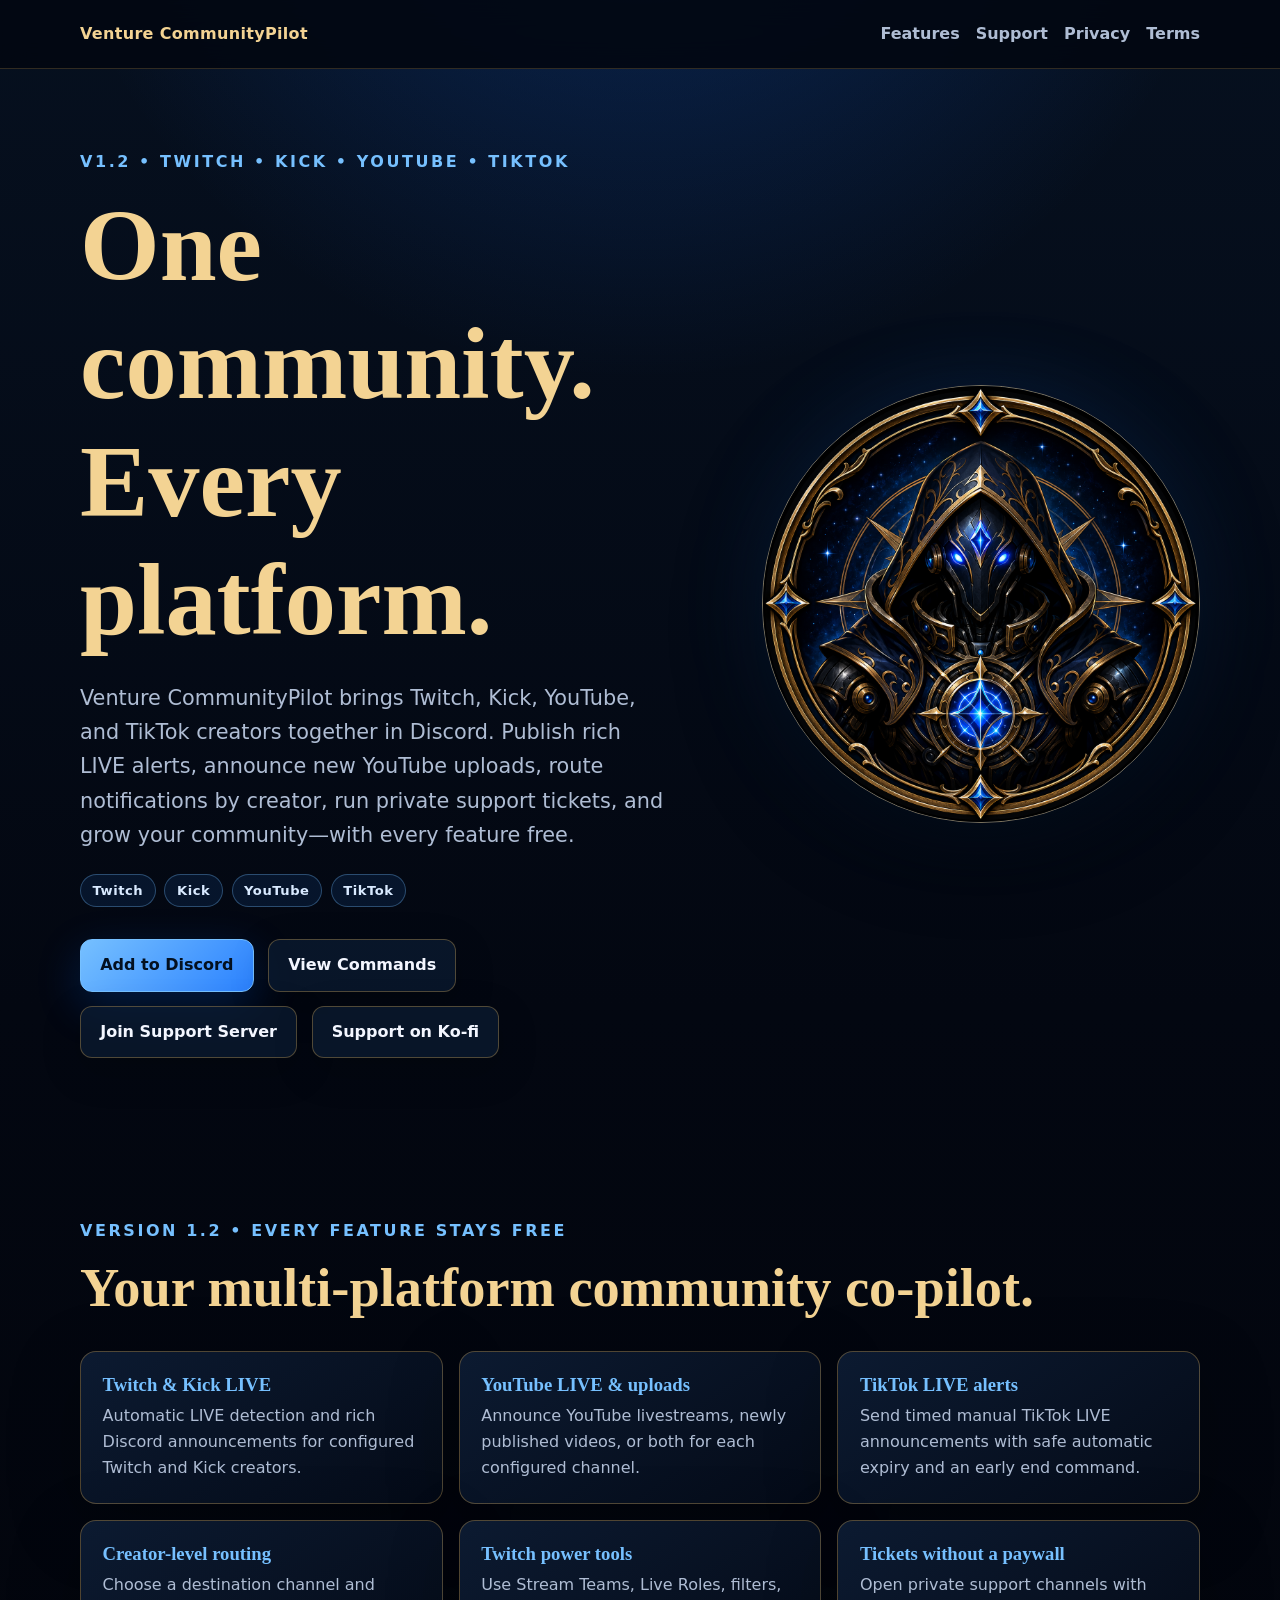
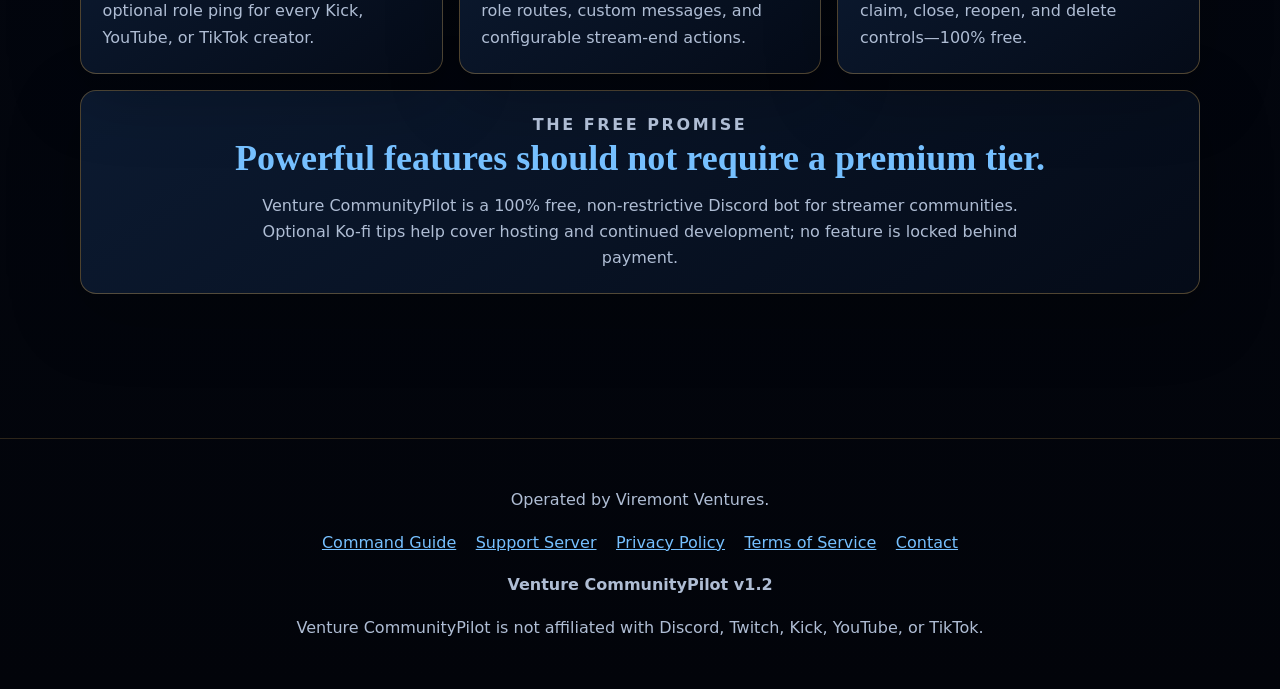
<file: index.html>
<!doctype html>
<html lang="en">
  <head>
    <meta charset="utf-8" />
    <meta name="viewport" content="width=device-width, initial-scale=1" />
    <meta
      name="description"
      content="Venture CommunityPilot v1.2 is a 100% free Discord bot for Twitch, Kick, YouTube, and TikTok creator communities, with live alerts, YouTube upload alerts, tickets, roles, and routing."
    />
    <meta property="og:title" content="Venture CommunityPilot v1.2" />
    <meta
      property="og:description"
      content="Free multi-platform creator alerts and community tools for Twitch, Kick, YouTube, and TikTok."
    />
    <meta property="og:image" content="bot-icon.png" />
    <meta name="theme-color" content="#091426" />
    <title>Venture CommunityPilot v1.2 | Free Multi-Platform Discord Bot</title>
    <link rel="stylesheet" href="styles.css" />
  </head>
  <body>
    <header class="site-header">
      <nav class="nav" aria-label="Main navigation">
        <a class="brand" href="index.html">Venture CommunityPilot</a>
        <div class="nav-links">
          <a href="#features">Features</a>
          <a href="support.html">Support</a>
          <a href="privacy.html">Privacy</a>
          <a href="terms.html">Terms</a>
        </div>
      </nav>
    </header>

    <main>
      <section class="hero">
        <div>
          <p class="eyebrow">V1.2 • Twitch • Kick • YouTube • TikTok</p>
          <h1>One community. Every platform.</h1>
          <p class="hero-copy">
            Venture CommunityPilot brings Twitch, Kick, YouTube, and TikTok
            creators together in Discord. Publish rich LIVE alerts, announce
            new YouTube uploads, route notifications by creator, run private
            support tickets, and grow your community—with every feature free.
          </p>
          <div class="platform-list" aria-label="Supported platforms">
            <span>Twitch</span>
            <span>Kick</span>
            <span>YouTube</span>
            <span>TikTok</span>
          </div>
          <div class="actions">
            <a
              class="button primary"
              href="https://discord.com/oauth2/authorize?client_id=1528395229957460070&amp;permissions=268520448&amp;integration_type=0&amp;scope=bot+applications.commands"
            >Add to Discord</a>
            <a class="button" href="support.html">View Commands</a>
            <a class="button" href="https://discord.gg/AfpDvehFv6">Join Support Server</a>
            <a class="button" href="https://ko-fi.com/venturecp">Support on Ko-fi</a>
          </div>
        </div>

        <div class="icon-wrap">
          <img
            class="bot-icon"
            src="bot-icon.png"
            alt="Venture CommunityPilot hooded automaton emblem"
          />
        </div>
      </section>

      <section class="section" id="features">
        <p class="eyebrow">Version 1.2 • Every feature stays free</p>
        <h2>Your multi-platform community co-pilot.</h2>
        <div class="feature-grid">
          <article class="card">
            <h3>Twitch &amp; Kick LIVE</h3>
            <p>Automatic LIVE detection and rich Discord announcements for configured Twitch and Kick creators.</p>
          </article>
          <article class="card">
            <h3>YouTube LIVE &amp; uploads</h3>
            <p>Announce YouTube livestreams, newly published videos, or both for each configured channel.</p>
          </article>
          <article class="card">
            <h3>TikTok LIVE alerts</h3>
            <p>Send timed manual TikTok LIVE announcements with safe automatic expiry and an early end command.</p>
          </article>
          <article class="card">
            <h3>Creator-level routing</h3>
            <p>Choose a destination channel and optional role ping for every Kick, YouTube, or TikTok creator.</p>
          </article>
          <article class="card">
            <h3>Twitch power tools</h3>
            <p>Use Stream Teams, Live Roles, filters, role routes, custom messages, and configurable stream-end actions.</p>
          </article>
          <article class="card">
            <h3>Tickets without a paywall</h3>
            <p>Open private support channels with claim, close, reopen, and delete controls—100% free.</p>
          </article>
        </div>
        <div class="free-promise card">
          <p class="eyebrow">The free promise</p>
          <h3>Powerful features should not require a premium tier.</h3>
          <p>
            Venture CommunityPilot is a 100% free, non-restrictive Discord bot
            for streamer communities. Optional Ko-fi tips help cover hosting
            and continued development; no feature is locked behind payment.
          </p>
        </div>
      </section>
    </main>

    <footer>
      <p>Operated by Viremont Ventures.</p>
      <p>
        <a href="support.html">Command Guide</a>
        <a href="https://discord.gg/AfpDvehFv6">Support Server</a>
        <a href="privacy.html">Privacy Policy</a>
        <a href="terms.html">Terms of Service</a>
        <a href="mailto:viremontmoogle@gmail.com">Contact</a>
      </p>
      <p><strong>Venture CommunityPilot v1.2</strong></p>
      <p>Venture CommunityPilot is not affiliated with Discord, Twitch, Kick, YouTube, or TikTok.</p>
    </footer>
  </body>
</html>
</file>
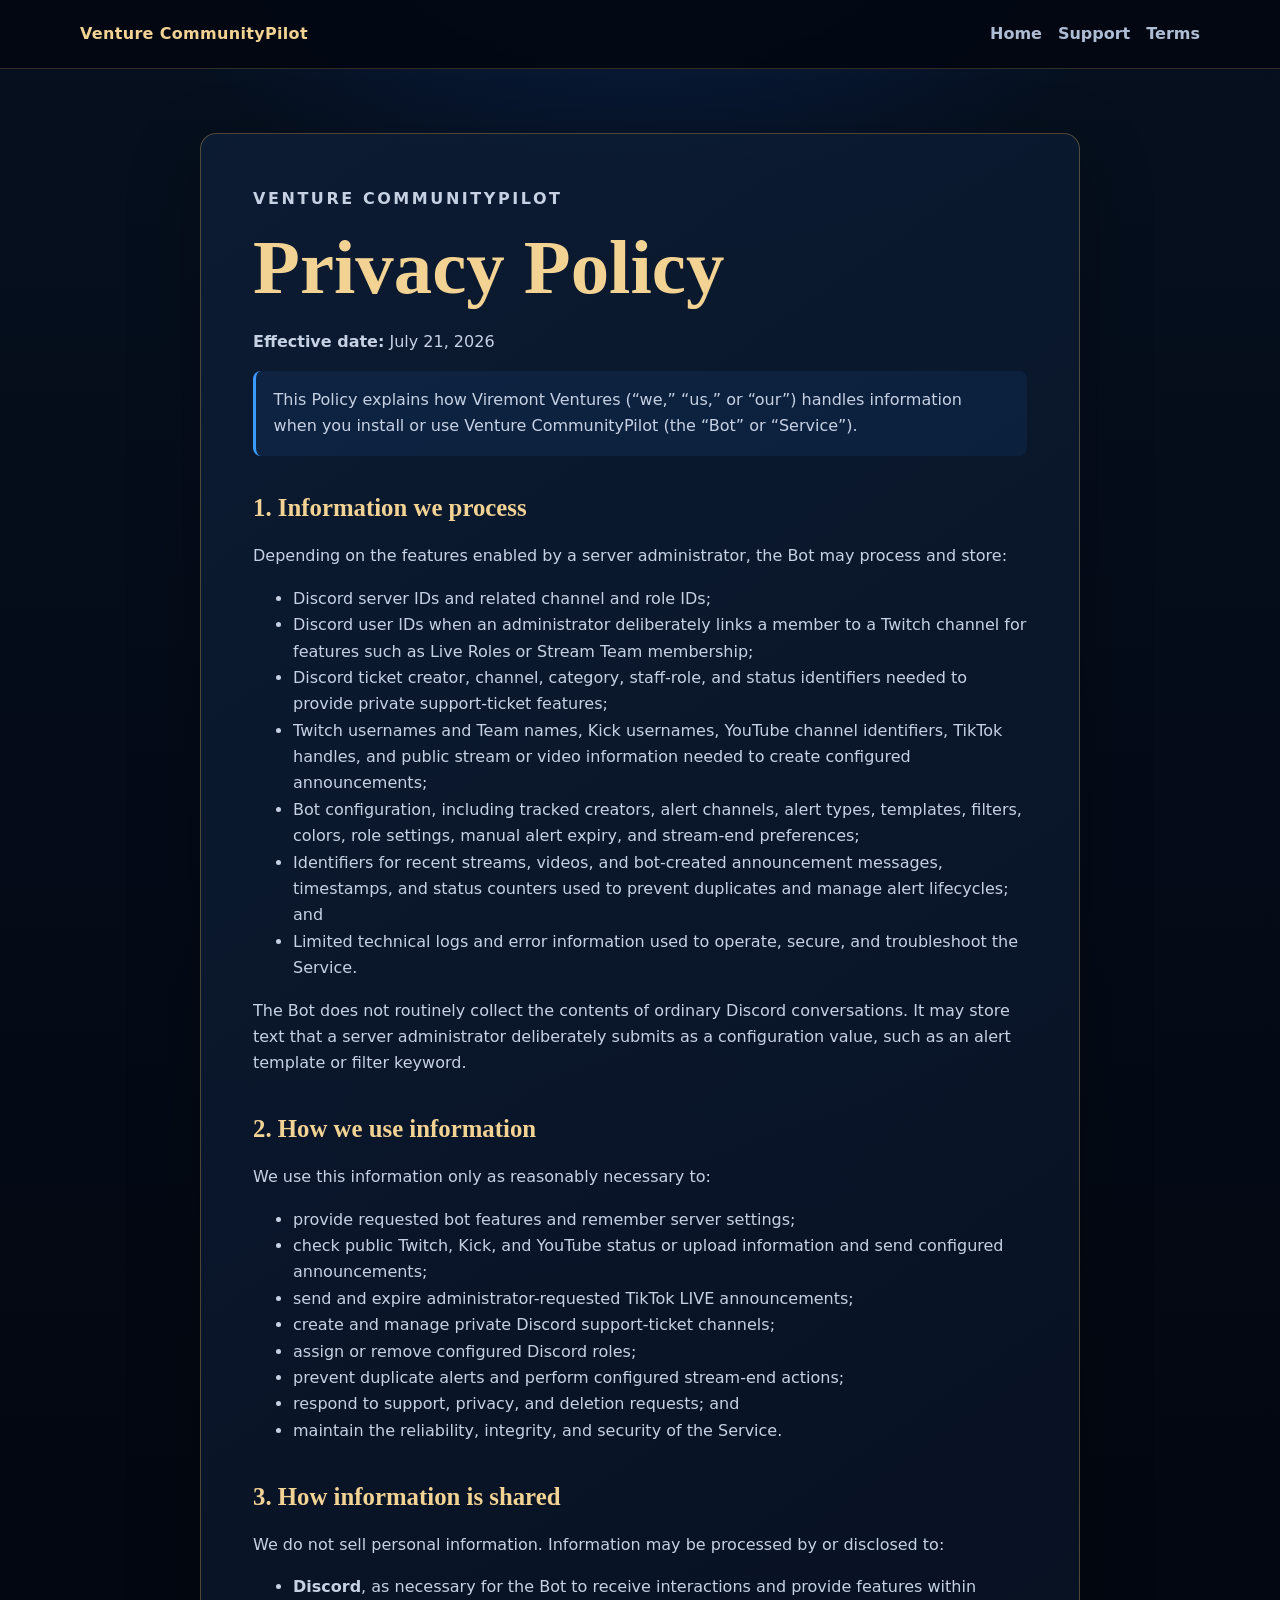
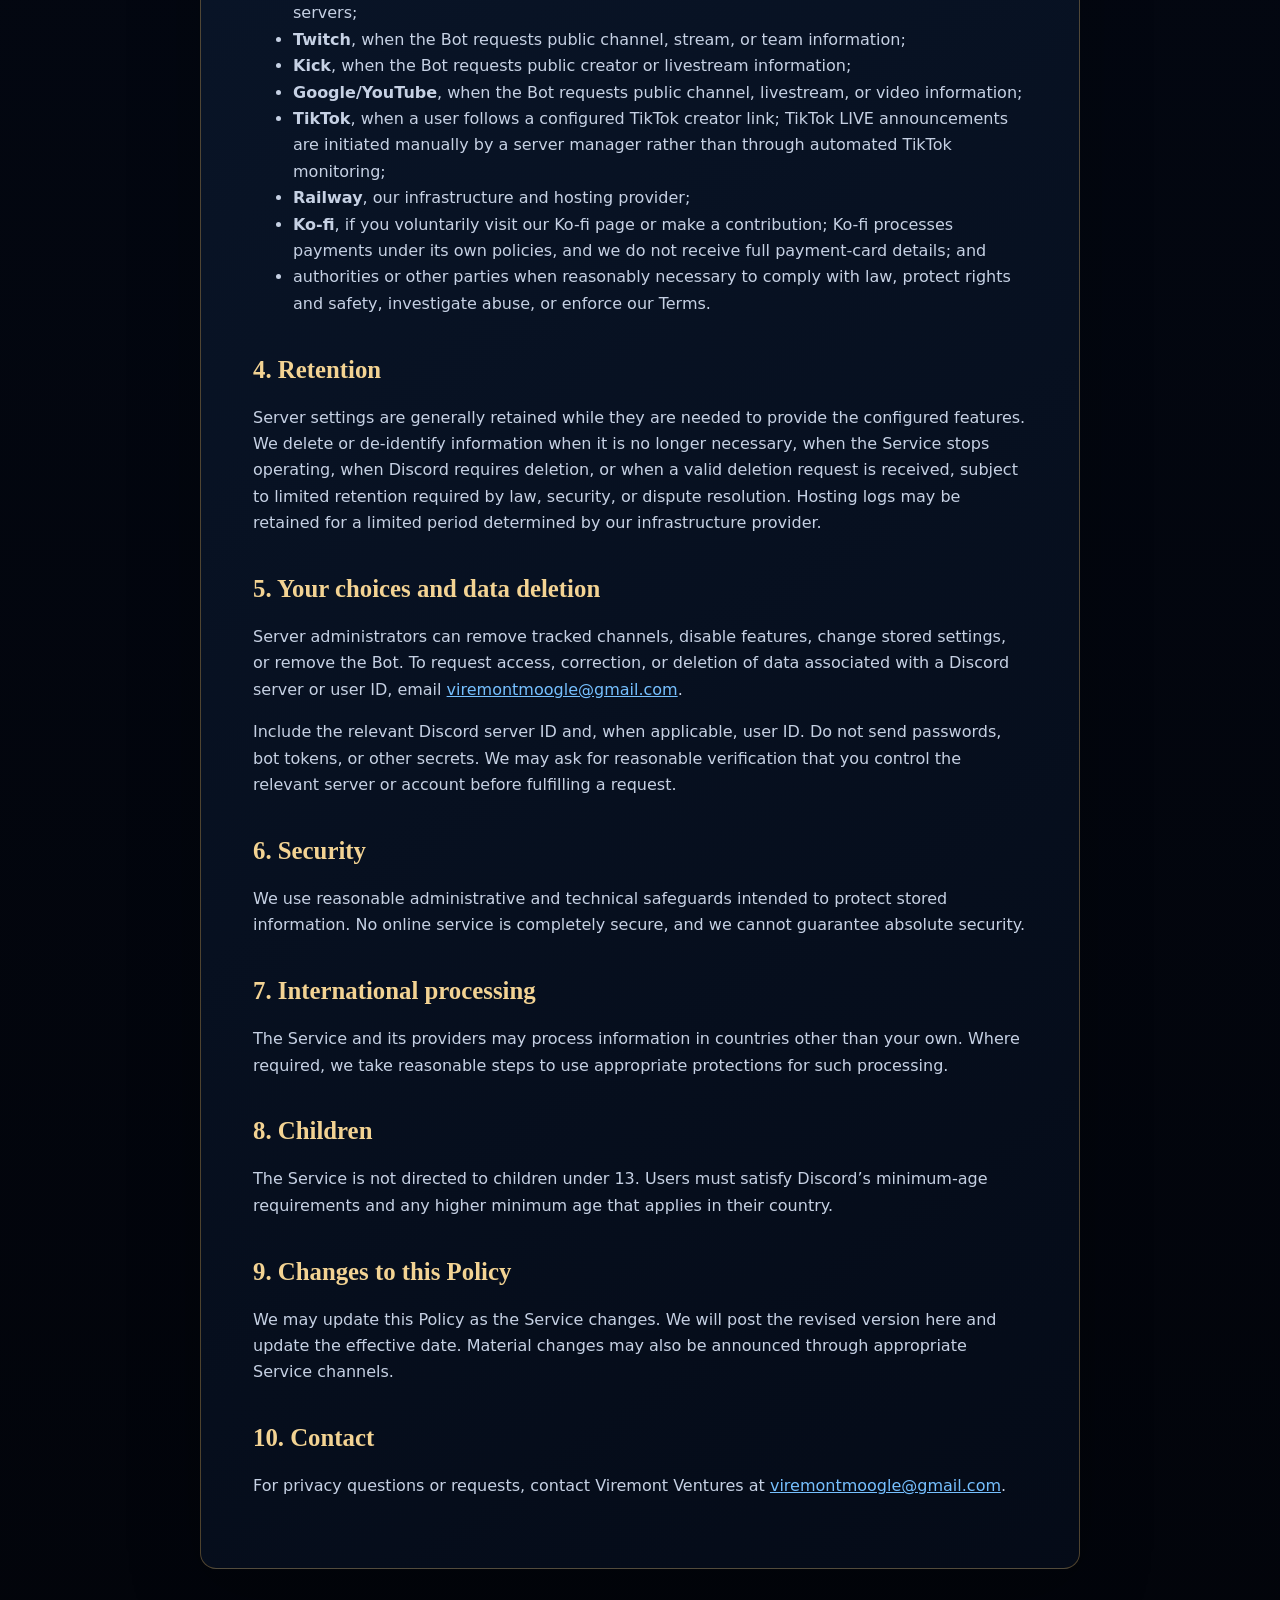
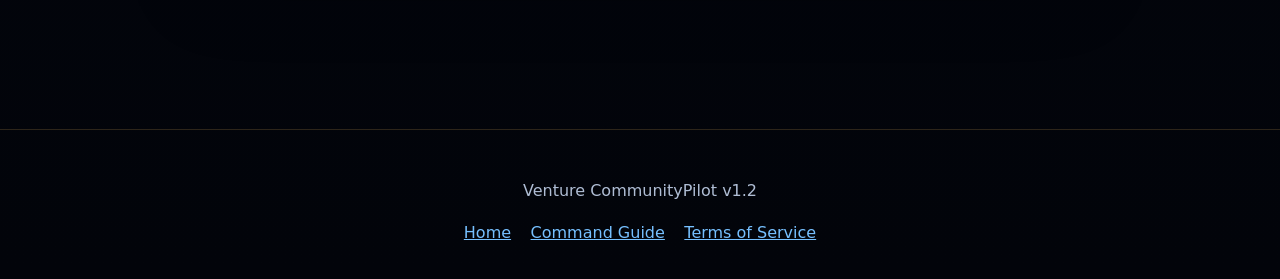
<file: privacy.html>
<!doctype html>
<html lang="en">
  <head>
    <meta charset="utf-8" />
    <meta name="viewport" content="width=device-width, initial-scale=1" />
    <meta name="description" content="Privacy Policy for Venture CommunityPilot v1.2 multi-platform Discord bot." />
    <meta name="theme-color" content="#091426" />
    <title>Privacy Policy | Venture CommunityPilot</title>
    <link rel="stylesheet" href="styles.css" />
  </head>
  <body>
    <header class="site-header">
      <nav class="nav" aria-label="Main navigation">
        <a class="brand" href="index.html">Venture CommunityPilot</a>
        <div class="nav-links">
          <a href="index.html">Home</a>
          <a href="support.html">Support</a>
          <a href="terms.html">Terms</a>
        </div>
      </nav>
    </header>

    <main class="policy-page">
      <article class="legal">
        <p class="eyebrow">Venture CommunityPilot</p>
        <h1>Privacy Policy</h1>
        <p class="updated"><strong>Effective date:</strong> July 21, 2026</p>

        <p class="notice">
          This Policy explains how Viremont Ventures (“we,” “us,” or “our”)
          handles information when you install or use Venture CommunityPilot
          (the “Bot” or “Service”).
        </p>

        <h2>1. Information we process</h2>
        <p>Depending on the features enabled by a server administrator, the Bot may process and store:</p>
        <ul>
          <li>Discord server IDs and related channel and role IDs;</li>
          <li>Discord user IDs when an administrator deliberately links a member to a Twitch channel for features such as Live Roles or Stream Team membership;</li>
          <li>Discord ticket creator, channel, category, staff-role, and status identifiers needed to provide private support-ticket features;</li>
          <li>Twitch usernames and Team names, Kick usernames, YouTube channel identifiers, TikTok handles, and public stream or video information needed to create configured announcements;</li>
          <li>Bot configuration, including tracked creators, alert channels, alert types, templates, filters, colors, role settings, manual alert expiry, and stream-end preferences;</li>
          <li>Identifiers for recent streams, videos, and bot-created announcement messages, timestamps, and status counters used to prevent duplicates and manage alert lifecycles; and</li>
          <li>Limited technical logs and error information used to operate, secure, and troubleshoot the Service.</li>
        </ul>
        <p>
          The Bot does not routinely collect the contents of ordinary Discord
          conversations. It may store text that a server administrator
          deliberately submits as a configuration value, such as an alert
          template or filter keyword.
        </p>

        <h2>2. How we use information</h2>
        <p>We use this information only as reasonably necessary to:</p>
        <ul>
          <li>provide requested bot features and remember server settings;</li>
          <li>check public Twitch, Kick, and YouTube status or upload information and send configured announcements;</li>
          <li>send and expire administrator-requested TikTok LIVE announcements;</li>
          <li>create and manage private Discord support-ticket channels;</li>
          <li>assign or remove configured Discord roles;</li>
          <li>prevent duplicate alerts and perform configured stream-end actions;</li>
          <li>respond to support, privacy, and deletion requests; and</li>
          <li>maintain the reliability, integrity, and security of the Service.</li>
        </ul>

        <h2>3. How information is shared</h2>
        <p>We do not sell personal information. Information may be processed by or disclosed to:</p>
        <ul>
          <li><strong>Discord</strong>, as necessary for the Bot to receive interactions and provide features within servers;</li>
          <li><strong>Twitch</strong>, when the Bot requests public channel, stream, or team information;</li>
          <li><strong>Kick</strong>, when the Bot requests public creator or livestream information;</li>
          <li><strong>Google/YouTube</strong>, when the Bot requests public channel, livestream, or video information;</li>
          <li><strong>TikTok</strong>, when a user follows a configured TikTok creator link; TikTok LIVE announcements are initiated manually by a server manager rather than through automated TikTok monitoring;</li>
          <li><strong>Railway</strong>, our infrastructure and hosting provider;</li>
          <li><strong>Ko-fi</strong>, if you voluntarily visit our Ko-fi page or make a contribution; Ko-fi processes payments under its own policies, and we do not receive full payment-card details; and</li>
          <li>authorities or other parties when reasonably necessary to comply with law, protect rights and safety, investigate abuse, or enforce our Terms.</li>
        </ul>

        <h2>4. Retention</h2>
        <p>
          Server settings are generally retained while they are needed to
          provide the configured features. We delete or de-identify information
          when it is no longer necessary, when the Service stops operating,
          when Discord requires deletion, or when a valid deletion request is
          received, subject to limited retention required by law, security, or
          dispute resolution. Hosting logs may be retained for a limited period
          determined by our infrastructure provider.
        </p>

        <h2>5. Your choices and data deletion</h2>
        <p>
          Server administrators can remove tracked channels, disable features,
          change stored settings, or remove the Bot. To request access,
          correction, or deletion of data associated with a Discord server or
          user ID, email
          <a href="mailto:viremontmoogle@gmail.com">viremontmoogle@gmail.com</a>.
        </p>
        <p>
          Include the relevant Discord server ID and, when applicable, user ID.
          Do not send passwords, bot tokens, or other secrets. We may ask for
          reasonable verification that you control the relevant server or
          account before fulfilling a request.
        </p>

        <h2>6. Security</h2>
        <p>
          We use reasonable administrative and technical safeguards intended
          to protect stored information. No online service is completely
          secure, and we cannot guarantee absolute security.
        </p>

        <h2>7. International processing</h2>
        <p>
          The Service and its providers may process information in countries
          other than your own. Where required, we take reasonable steps to use
          appropriate protections for such processing.
        </p>

        <h2>8. Children</h2>
        <p>
          The Service is not directed to children under 13. Users must satisfy
          Discord’s minimum-age requirements and any higher minimum age that
          applies in their country.
        </p>

        <h2>9. Changes to this Policy</h2>
        <p>
          We may update this Policy as the Service changes. We will post the
          revised version here and update the effective date. Material changes
          may also be announced through appropriate Service channels.
        </p>

        <h2>10. Contact</h2>
        <p>
          For privacy questions or requests, contact Viremont Ventures at
          <a href="mailto:viremontmoogle@gmail.com">viremontmoogle@gmail.com</a>.
        </p>
      </article>
    </main>

    <footer>
      <p>Venture CommunityPilot v1.2</p>
      <a href="index.html">Home</a>
      <a href="support.html">Command Guide</a>
      <a href="terms.html">Terms of Service</a>
    </footer>
  </body>
</html>
</file>
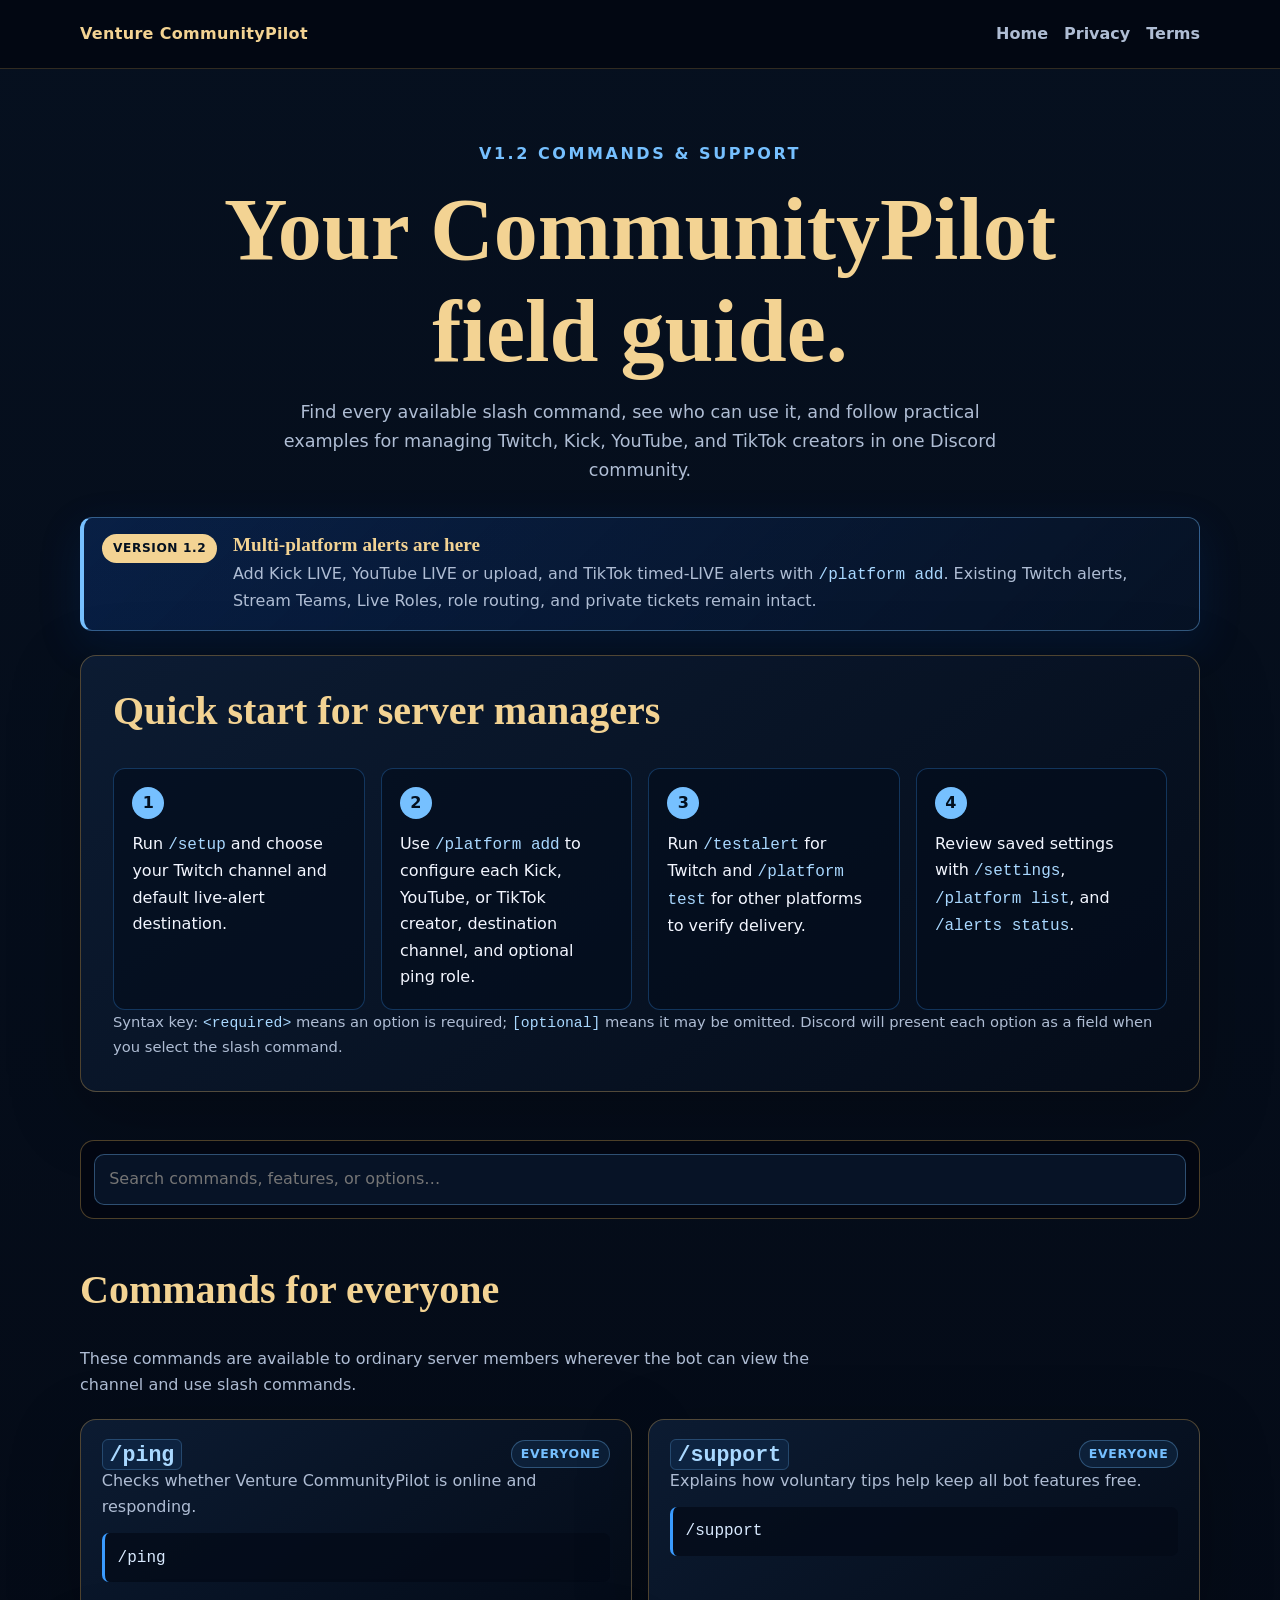
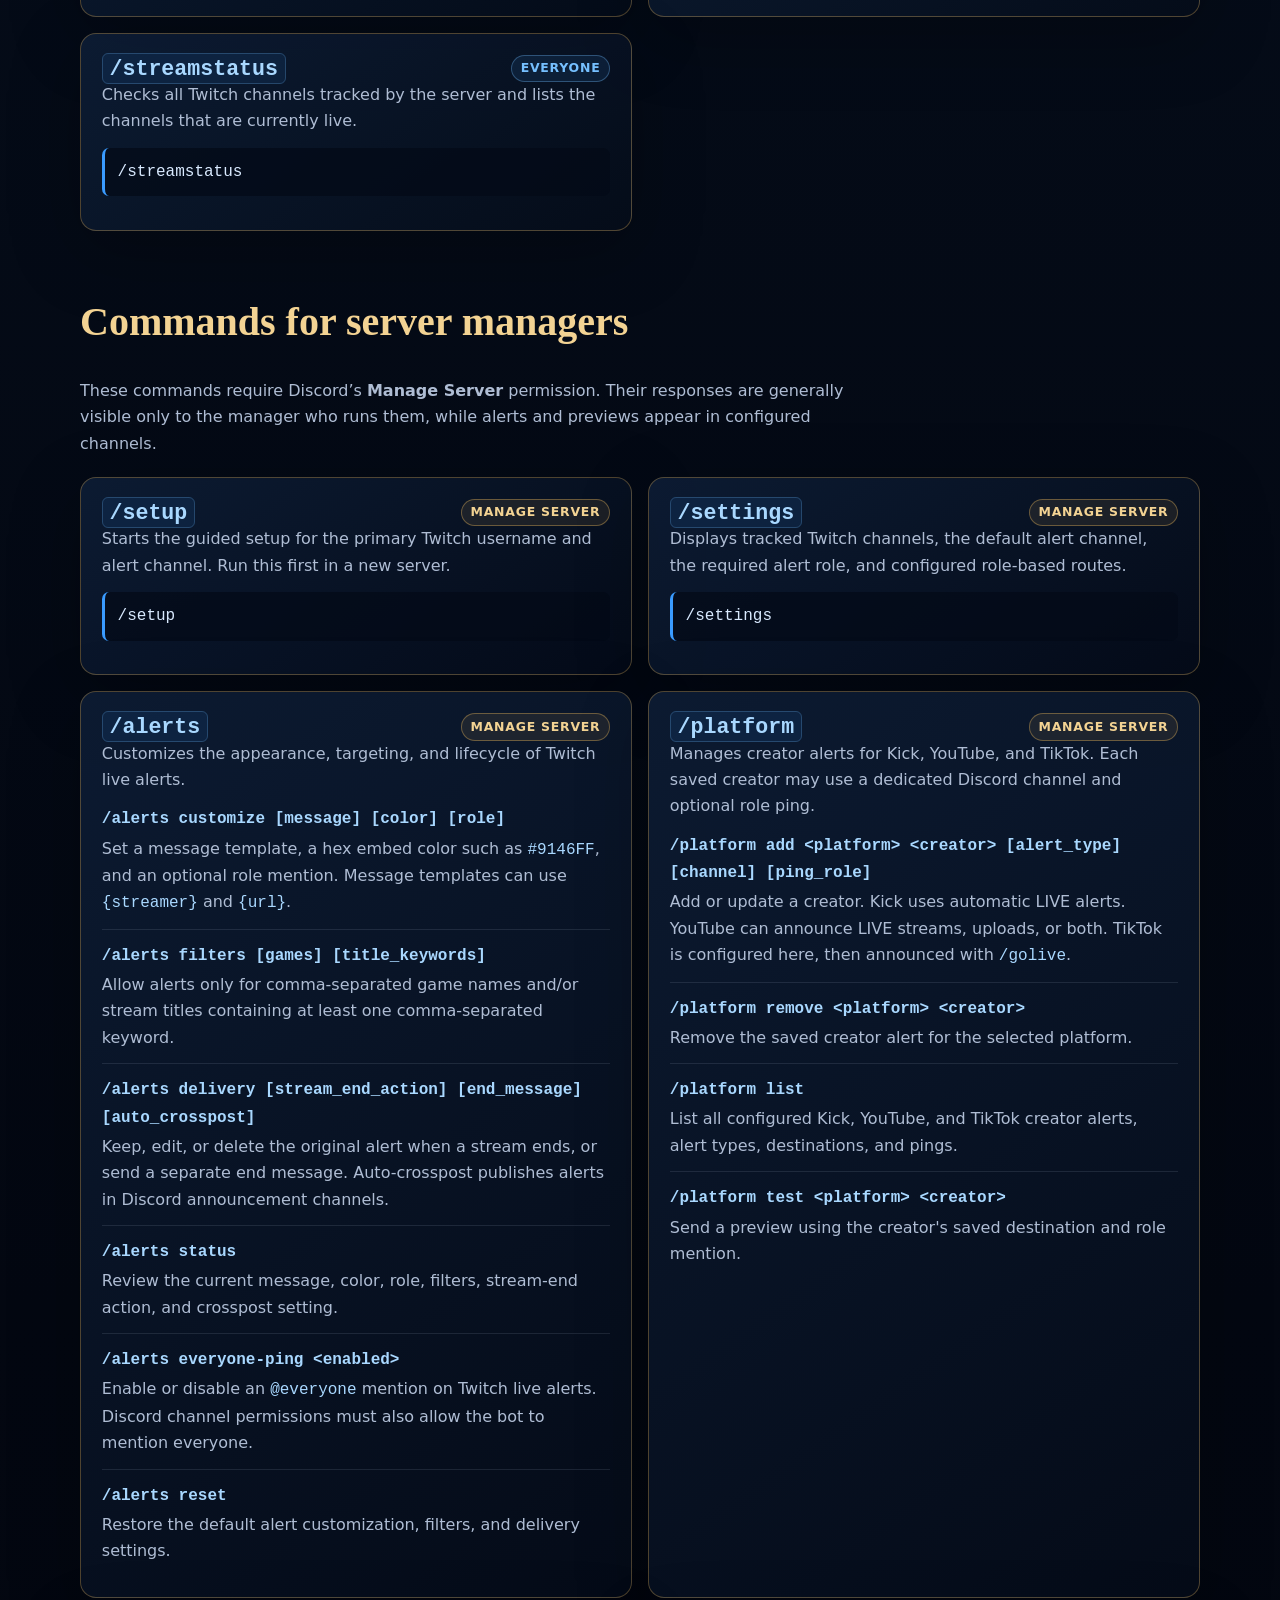
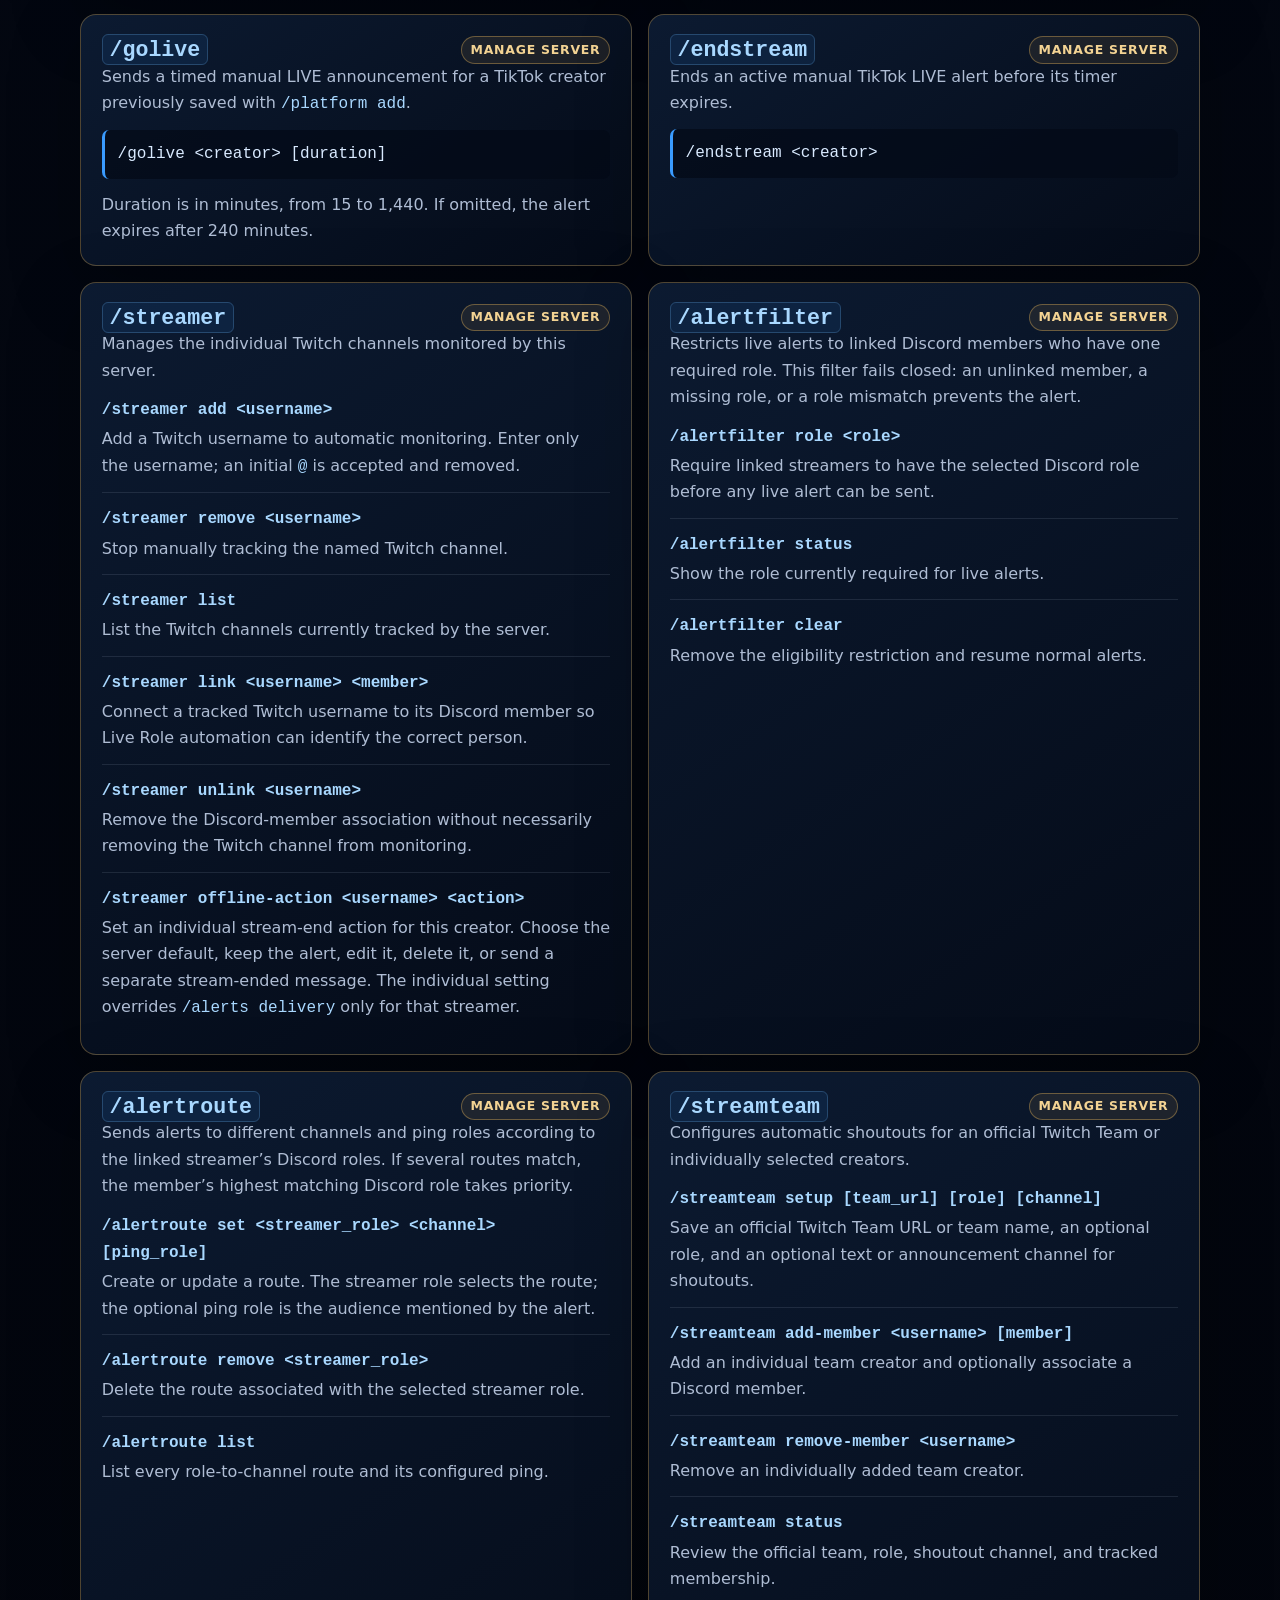
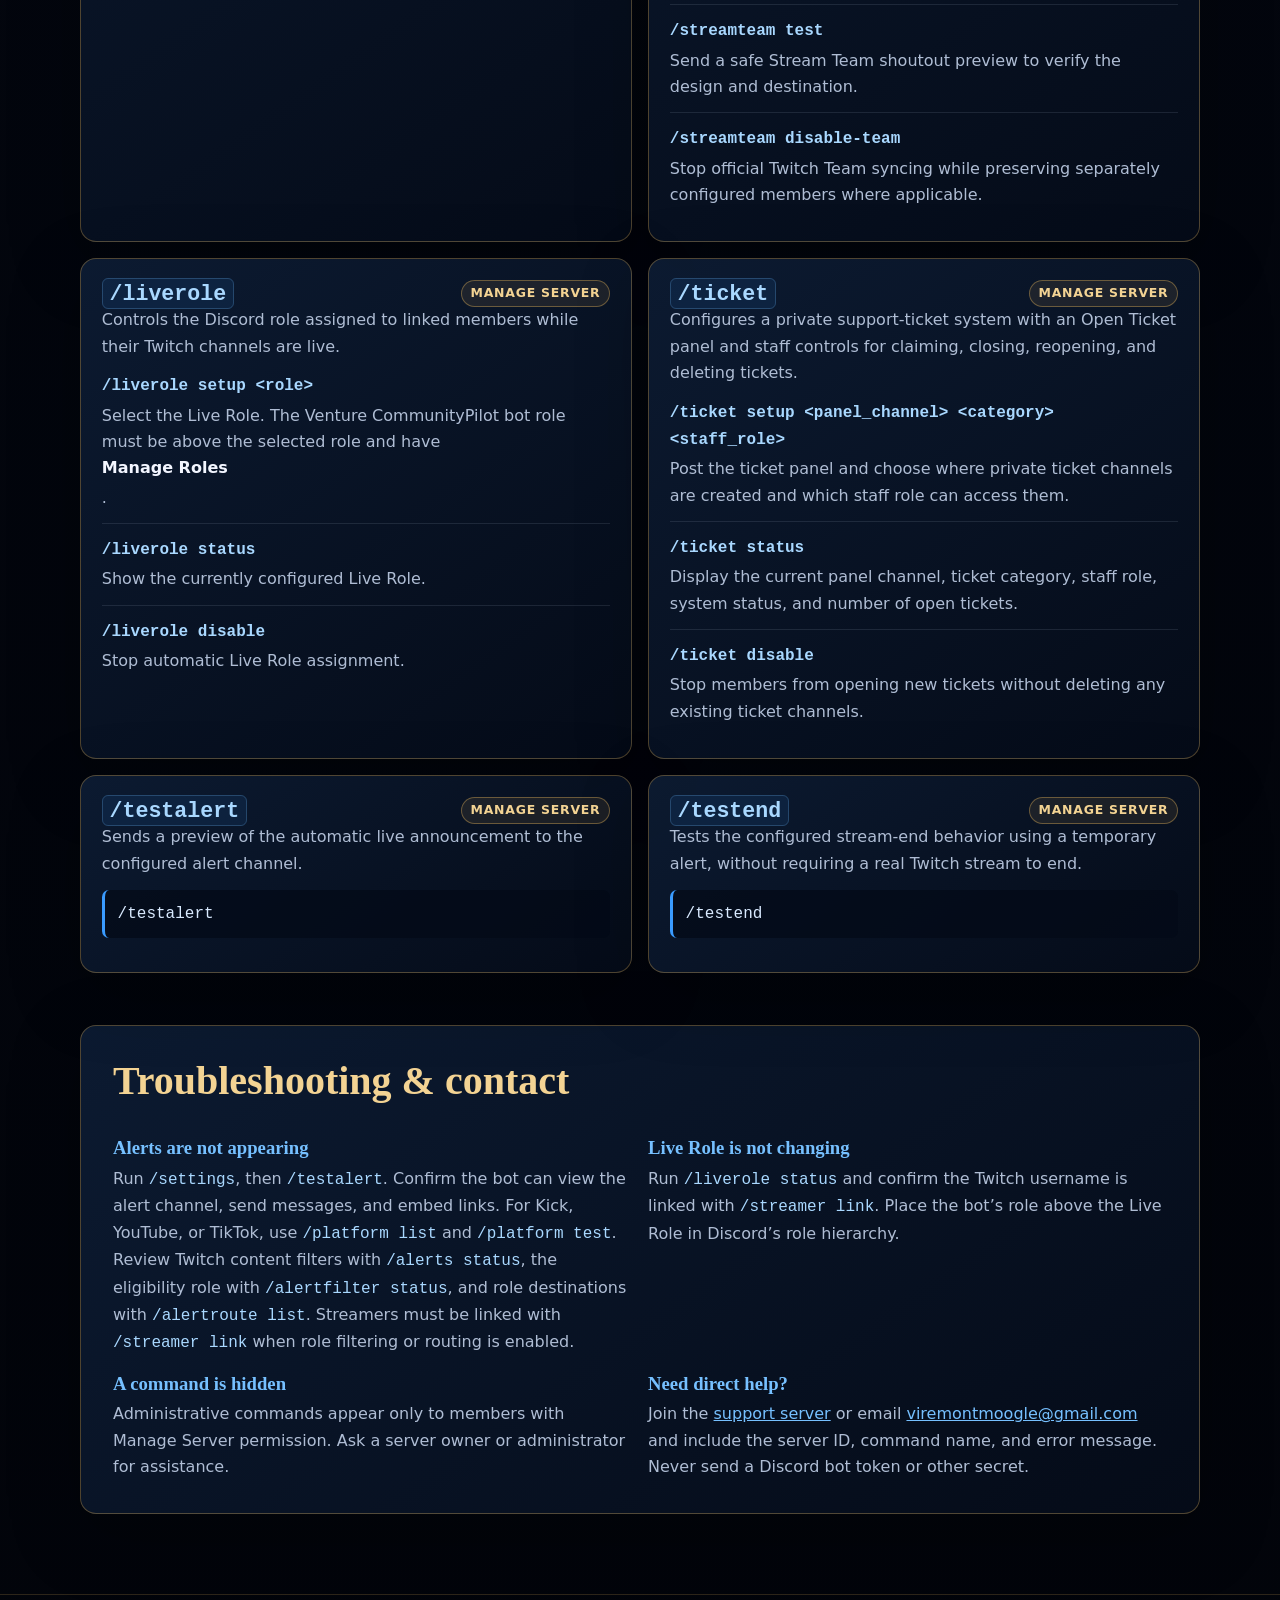
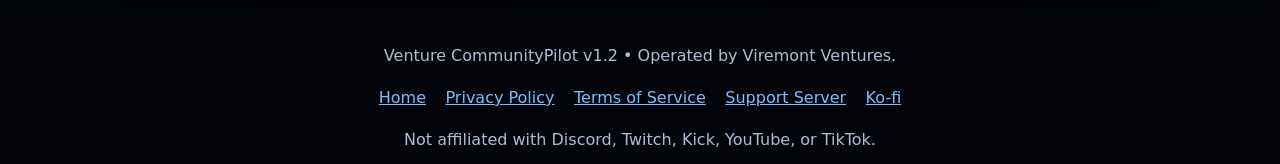
<file: support.html>
<!doctype html>
<html lang="en">
  <head>
    <meta charset="utf-8" />
    <meta name="viewport" content="width=device-width, initial-scale=1" />
    <meta
      name="description"
      content="Complete Venture CommunityPilot v1.2 command guide for Twitch, Kick, YouTube, TikTok, tickets, alerts, roles, and streamer-community setup."
    />
    <meta name="theme-color" content="#091426" />
    <title>V1.2 Commands &amp; Support | Venture CommunityPilot</title>
    <link rel="stylesheet" href="styles.css" />
  </head>
  <body>
    <header class="site-header">
      <nav class="nav" aria-label="Main navigation">
        <a class="brand" href="index.html">Venture CommunityPilot</a>
        <div class="nav-links">
          <a href="index.html">Home</a>
          <a href="privacy.html">Privacy</a>
          <a href="terms.html">Terms</a>
        </div>
      </nav>
    </header>

    <main>
      <section class="support-hero">
        <p class="eyebrow">V1.2 commands &amp; support</p>
        <h1>Your CommunityPilot field guide.</h1>
        <p>
          Find every available slash command, see who can use it, and follow
          practical examples for managing Twitch, Kick, YouTube, and TikTok
          creators in one Discord community.
        </p>
      </section>

      <aside class="feature-notice" aria-labelledby="multiplatform-feature-title">
        <span class="feature-notice-label">Version 1.2</span>
        <div>
          <h2 id="multiplatform-feature-title">Multi-platform alerts are here</h2>
          <p>
            Add Kick LIVE, YouTube LIVE or upload, and TikTok timed-LIVE alerts
            with <code>/platform add</code>. Existing Twitch alerts, Stream
            Teams, Live Roles, role routing, and private tickets remain intact.
          </p>
        </div>
      </aside>

      <section class="card quick-start">
        <h2>Quick start for server managers</h2>
        <ol class="step-list">
          <li>
            Run <code>/setup</code> and choose your Twitch channel and
            default live-alert destination.
          </li>
          <li>
            Use <code>/platform add</code> to configure each Kick, YouTube, or
            TikTok creator, destination channel, and optional ping role.
          </li>
          <li>
            Run <code>/testalert</code> for Twitch and
            <code>/platform test</code> for other platforms to verify delivery.
          </li>
          <li>
            Review saved settings with <code>/settings</code>,
            <code>/platform list</code>, and <code>/alerts status</code>.
          </li>
        </ol>
        <p class="syntax-key">
          Syntax key: <code>&lt;required&gt;</code> means an option is required;
          <code>[optional]</code> means it may be omitted. Discord will present
          each option as a field when you select the slash command.
        </p>
      </section>

      <div class="command-toolbar">
        <label for="command-search" class="visually-hidden"
          >Search commands</label
        >
        <input
          class="command-search"
          id="command-search"
          type="search"
          placeholder="Search commands, features, or options…"
          autocomplete="off"
        />
      </div>

      <section class="command-section" id="everyone">
        <h2>Commands for everyone</h2>
        <p class="section-intro">
          These commands are available to ordinary server members wherever the
          bot can view the channel and use slash commands.
        </p>
        <div class="command-grid">
          <article
            class="card command-card"
            data-search="ping online status health"
          >
            <div class="command-heading">
              <h3><span class="command-name">/ping</span></h3>
              <span class="badge">Everyone</span>
            </div>
            <p>
              Checks whether Venture CommunityPilot is online and responding.
            </p>
            <div class="usage">/ping</div>
          </article>

          <article
            class="card command-card"
            data-search="support ko-fi donation donate tips free"
          >
            <div class="command-heading">
              <h3><span class="command-name">/support</span></h3>
              <span class="badge">Everyone</span>
            </div>
            <p>Explains how voluntary tips help keep all bot features free.</p>
            <div class="usage">/support</div>
          </article>

          <article
            class="card command-card"
            data-search="streamstatus twitch online offline live category viewers"
          >
            <div class="command-heading">
              <h3><span class="command-name">/streamstatus</span></h3>
              <span class="badge">Everyone</span>
            </div>
            <p>
              Checks all Twitch channels tracked by the server and lists the
              channels that are currently live.
            </p>
            <div class="usage">/streamstatus</div>
          </article>
        </div>
      </section>

      <section class="command-section" id="managers">
        <h2>Commands for server managers</h2>
        <p class="section-intro">
          These commands require Discord’s <strong>Manage Server</strong>
          permission. Their responses are generally visible only to the manager
          who runs them, while alerts and previews appear in configured
          channels.
        </p>

        <div class="command-grid">
          <article
            class="card command-card"
            data-search="setup wizard alert channel twitch username configure"
          >
            <div class="command-heading">
              <h3><span class="command-name">/setup</span></h3>
              <span class="badge admin">Manage Server</span>
            </div>
            <p>
              Starts the guided setup for the primary Twitch username and alert
              channel. Run this first in a new server.
            </p>
            <div class="usage">/setup</div>
          </article>

          <article
            class="card command-card"
            data-search="settings saved configuration twitch channel alert channel filter route role"
          >
            <div class="command-heading">
              <h3><span class="command-name">/settings</span></h3>
              <span class="badge admin">Manage Server</span>
            </div>
            <p>
              Displays tracked Twitch channels, the default alert channel, the
              required alert role, and configured role-based routes.
            </p>
            <div class="usage">/settings</div>
          </article>

          <article
            class="card command-card"
            data-search="alerts customize message color role filter games title keywords delivery end crosspost status reset variables streamer url game title viewers"
          >
            <div class="command-heading">
              <h3><span class="command-name">/alerts</span></h3>
              <span class="badge admin">Manage Server</span>
            </div>
            <p>
              Customizes the appearance, targeting, and lifecycle of Twitch live
              alerts.
            </p>
            <ul class="subcommands">
              <li>
                <strong
                  ><code
                    >/alerts customize [message] [color] [role]</code
                  ></strong
                >
                Set a message template, a hex embed color such as
                <code>#9146FF</code>, and an optional role mention. Message
                templates can use <code>{streamer}</code> and
                <code>{url}</code>.
              </li>
              <li>
                <strong
                  ><code>/alerts filters [games] [title_keywords]</code></strong
                >
                Allow alerts only for comma-separated game names and/or stream
                titles containing at least one comma-separated keyword.
              </li>
              <li>
                <strong
                  ><code
                    >/alerts delivery [stream_end_action] [end_message]
                    [auto_crosspost]</code
                  ></strong
                >
                Keep, edit, or delete the original alert when a stream ends, or
                send a separate end message. Auto-crosspost publishes alerts in
                Discord announcement channels.
              </li>
              <li>
                <strong><code>/alerts status</code></strong>
                Review the current message, color, role, filters, stream-end
                action, and crosspost setting.
              </li>
              <li>
                <strong><code>/alerts everyone-ping &lt;enabled&gt;</code></strong>
                Enable or disable an <code>@everyone</code> mention on Twitch
                live alerts. Discord channel permissions must also allow the
                bot to mention everyone.
              </li>
              <li>
                <strong><code>/alerts reset</code></strong>
                Restore the default alert customization, filters, and delivery
                settings.
              </li>
            </ul>
          </article>

          <article
            class="card command-card"
            data-search="platform multi-platform kick youtube tiktok creator add remove list test live upload video channel ping role"
          >
            <div class="command-heading">
              <h3><span class="command-name">/platform</span></h3>
              <span class="badge admin">Manage Server</span>
            </div>
            <p>
              Manages creator alerts for Kick, YouTube, and TikTok. Each saved
              creator may use a dedicated Discord channel and optional role
              ping.
            </p>
            <ul class="subcommands">
              <li>
                <strong
                  ><code
                    >/platform add &lt;platform&gt; &lt;creator&gt; [alert_type]
                    [channel] [ping_role]</code
                  ></strong
                >
                Add or update a creator. Kick uses automatic LIVE alerts.
                YouTube can announce LIVE streams, uploads, or both. TikTok is
                configured here, then announced with <code>/golive</code>.
              </li>
              <li>
                <strong
                  ><code
                    >/platform remove &lt;platform&gt; &lt;creator&gt;</code
                  ></strong
                >
                Remove the saved creator alert for the selected platform.
              </li>
              <li>
                <strong><code>/platform list</code></strong>
                List all configured Kick, YouTube, and TikTok creator alerts,
                alert types, destinations, and pings.
              </li>
              <li>
                <strong
                  ><code
                    >/platform test &lt;platform&gt; &lt;creator&gt;</code
                  ></strong
                >
                Send a preview using the creator's saved destination and role
                mention.
              </li>
            </ul>
          </article>

          <article
            class="card command-card"
            data-search="golive tiktok timed manual live alert duration expiry"
          >
            <div class="command-heading">
              <h3><span class="command-name">/golive</span></h3>
              <span class="badge admin">Manage Server</span>
            </div>
            <p>
              Sends a timed manual LIVE announcement for a TikTok creator
              previously saved with <code>/platform add</code>.
            </p>
            <div class="usage">/golive &lt;creator&gt; [duration]</div>
            <p>
              Duration is in minutes, from 15 to 1,440. If omitted, the alert
              expires after 240 minutes.
            </p>
          </article>

          <article
            class="card command-card"
            data-search="endstream tiktok manual live alert end stop expire"
          >
            <div class="command-heading">
              <h3><span class="command-name">/endstream</span></h3>
              <span class="badge admin">Manage Server</span>
            </div>
            <p>
              Ends an active manual TikTok LIVE alert before its timer expires.
            </p>
            <div class="usage">/endstream &lt;creator&gt;</div>
          </article>

          <article
            class="card command-card"
            data-search="streamer add remove list link unlink offline action twitch username member discord 500 track keep edit delete message default"
          >
            <div class="command-heading">
              <h3><span class="command-name">/streamer</span></h3>
              <span class="badge admin">Manage Server</span>
            </div>
            <p>
              Manages the individual Twitch channels monitored by this server.
            </p>
            <ul class="subcommands">
              <li>
                <strong><code>/streamer add &lt;username&gt;</code></strong>
                Add a Twitch username to automatic monitoring. Enter only the
                username; an initial <code>@</code> is accepted and removed.
              </li>
              <li>
                <strong><code>/streamer remove &lt;username&gt;</code></strong>
                Stop manually tracking the named Twitch channel.
              </li>
              <li>
                <strong><code>/streamer list</code></strong>
                List the Twitch channels currently tracked by the server.
              </li>
              <li>
                <strong
                  ><code
                    >/streamer link &lt;username&gt; &lt;member&gt;</code
                  ></strong
                >
                Connect a tracked Twitch username to its Discord member so Live
                Role automation can identify the correct person.
              </li>
              <li>
                <strong><code>/streamer unlink &lt;username&gt;</code></strong>
                Remove the Discord-member association without necessarily
                removing the Twitch channel from monitoring.
              </li>
              <li>
                <strong
                  ><code
                    >/streamer offline-action &lt;username&gt;
                    &lt;action&gt;</code
                  ></strong
                >
                Set an individual stream-end action for this creator. Choose the
                server default, keep the alert, edit it, delete it, or send a
                separate stream-ended message. The individual setting overrides
                <code>/alerts delivery</code> only for that streamer.
              </li>
            </ul>
          </article>

          <article
            class="card command-card"
            data-search="alertfilter role eligibility required subscriber clear status linked member restrict shoutout"
          >
            <div class="command-heading">
              <h3><span class="command-name">/alertfilter</span></h3>
              <span class="badge admin">Manage Server</span>
            </div>
            <p>
              Restricts live alerts to linked Discord members who have one
              required role. This filter fails closed: an unlinked member, a
              missing role, or a role mismatch prevents the alert.
            </p>
            <ul class="subcommands">
              <li>
                <strong><code>/alertfilter role &lt;role&gt;</code></strong>
                Require linked streamers to have the selected Discord role
                before any live alert can be sent.
              </li>
              <li>
                <strong><code>/alertfilter status</code></strong>
                Show the role currently required for live alerts.
              </li>
              <li>
                <strong><code>/alertfilter clear</code></strong>
                Remove the eligibility restriction and resume normal alerts.
              </li>
            </ul>
          </article>

          <article
            class="card command-card"
            data-search="alertroute set remove list role channel ping subscriber separate destination priority highest linked member"
          >
            <div class="command-heading">
              <h3><span class="command-name">/alertroute</span></h3>
              <span class="badge admin">Manage Server</span>
            </div>
            <p>
              Sends alerts to different channels and ping roles according to the
              linked streamer’s Discord roles. If several routes match, the
              member’s highest matching Discord role takes priority.
            </p>
            <ul class="subcommands">
              <li>
                <strong
                  ><code
                    >/alertroute set &lt;streamer_role&gt; &lt;channel&gt;
                    [ping_role]</code
                  ></strong
                >
                Create or update a route. The streamer role selects the route;
                the optional ping role is the audience mentioned by the alert.
              </li>
              <li>
                <strong
                  ><code>/alertroute remove &lt;streamer_role&gt;</code></strong
                >
                Delete the route associated with the selected streamer role.
              </li>
              <li>
                <strong><code>/alertroute list</code></strong>
                List every role-to-channel route and its configured ping.
              </li>
            </ul>
          </article>

          <article
            class="card command-card"
            data-search="streamteam twitch team setup url role channel add member remove status test disable shoutout official sync"
          >
            <div class="command-heading">
              <h3><span class="command-name">/streamteam</span></h3>
              <span class="badge admin">Manage Server</span>
            </div>
            <p>
              Configures automatic shoutouts for an official Twitch Team or
              individually selected creators.
            </p>
            <ul class="subcommands">
              <li>
                <strong
                  ><code
                    >/streamteam setup [team_url] [role] [channel]</code
                  ></strong
                >
                Save an official Twitch Team URL or team name, an optional role,
                and an optional text or announcement channel for shoutouts.
              </li>
              <li>
                <strong
                  ><code
                    >/streamteam add-member &lt;username&gt; [member]</code
                  ></strong
                >
                Add an individual team creator and optionally associate a
                Discord member.
              </li>
              <li>
                <strong
                  ><code
                    >/streamteam remove-member &lt;username&gt;</code
                  ></strong
                >
                Remove an individually added team creator.
              </li>
              <li>
                <strong><code>/streamteam status</code></strong>
                Review the official team, role, shoutout channel, and tracked
                membership.
              </li>
              <li>
                <strong><code>/streamteam test</code></strong>
                Send a safe Stream Team shoutout preview to verify the design
                and destination.
              </li>
              <li>
                <strong><code>/streamteam disable-team</code></strong>
                Stop official Twitch Team syncing while preserving separately
                configured members where applicable.
              </li>
            </ul>
          </article>

          <article
            class="card command-card"
            data-search="liverole live role setup status disable assign remove hierarchy manage roles"
          >
            <div class="command-heading">
              <h3><span class="command-name">/liverole</span></h3>
              <span class="badge admin">Manage Server</span>
            </div>
            <p>
              Controls the Discord role assigned to linked members while their
              Twitch channels are live.
            </p>
            <ul class="subcommands">
              <li>
                <strong><code>/liverole setup &lt;role&gt;</code></strong>
                Select the Live Role. The Venture CommunityPilot bot role must
                be above the selected role and have
                <strong>Manage Roles</strong>.
              </li>
              <li>
                <strong><code>/liverole status</code></strong>
                Show the currently configured Live Role.
              </li>
              <li>
                <strong><code>/liverole disable</code></strong>
                Stop automatic Live Role assignment.
              </li>
            </ul>
          </article>

          <article
            class="card command-card"
            data-search="ticket tickets support private channel panel category staff role setup status disable claim close reopen delete"
          >
            <div class="command-heading">
              <h3><span class="command-name">/ticket</span></h3>
              <span class="badge admin">Manage Server</span>
            </div>
            <p>
              Configures a private support-ticket system with an Open Ticket
              panel and staff controls for claiming, closing, reopening, and
              deleting tickets.
            </p>
            <ul class="subcommands">
              <li>
                <strong
                  ><code
                    >/ticket setup &lt;panel_channel&gt; &lt;category&gt;
                    &lt;staff_role&gt;</code
                  ></strong
                >
                Post the ticket panel and choose where private ticket channels
                are created and which staff role can access them.
              </li>
              <li>
                <strong><code>/ticket status</code></strong>
                Display the current panel channel, ticket category, staff role,
                system status, and number of open tickets.
              </li>
              <li>
                <strong><code>/ticket disable</code></strong>
                Stop members from opening new tickets without deleting any
                existing ticket channels.
              </li>
            </ul>
          </article>

          <article
            class="card command-card"
            data-search="testalert preview live alert test setup"
          >
            <div class="command-heading">
              <h3><span class="command-name">/testalert</span></h3>
              <span class="badge admin">Manage Server</span>
            </div>
            <p>
              Sends a preview of the automatic live announcement to the
              configured alert channel.
            </p>
            <div class="usage">/testalert</div>
          </article>

          <article
            class="card command-card"
            data-search="testend stream end preview edit delete message keep"
          >
            <div class="command-heading">
              <h3><span class="command-name">/testend</span></h3>
              <span class="badge admin">Manage Server</span>
            </div>
            <p>
              Tests the configured stream-end behavior using a temporary alert,
              without requiring a real Twitch stream to end.
            </p>
            <div class="usage">/testend</div>
          </article>
        </div>
      </section>

      <p class="card empty-state" id="empty-state" hidden>
        No commands matched that search. Try a command name such as
        <code>platform</code>, <code>streamer</code>, or <code>ticket</code>.
      </p>

      <section class="card help-panel">
        <h2>Troubleshooting &amp; contact</h2>
        <div class="help-grid">
          <div>
            <h3>Alerts are not appearing</h3>
            <p>
              Run <code>/settings</code>, then <code>/testalert</code>. Confirm
              the bot can view the alert channel, send messages, and embed
              links. For Kick, YouTube, or TikTok, use
              <code>/platform list</code> and <code>/platform test</code>.
              Review Twitch content filters with <code>/alerts status</code>,
              the eligibility role with <code>/alertfilter status</code>, and
              role destinations with <code>/alertroute list</code>. Streamers
              must be linked with <code>/streamer link</code> when role
              filtering or routing is enabled.
            </p>
          </div>
          <div>
            <h3>Live Role is not changing</h3>
            <p>
              Run <code>/liverole status</code> and confirm the Twitch username
              is linked with <code>/streamer link</code>. Place the bot’s role
              above the Live Role in Discord’s role hierarchy.
            </p>
          </div>
          <div>
            <h3>A command is hidden</h3>
            <p>
              Administrative commands appear only to members with Manage Server
              permission. Ask a server owner or administrator for assistance.
            </p>
          </div>
          <div>
            <h3>Need direct help?</h3>
            <p>
              Join the
              <a href="https://discord.gg/AfpDvehFv6">support server</a> or email
              <a href="mailto:viremontmoogle@gmail.com"
                >viremontmoogle@gmail.com</a
              >
              and include the server ID, command name, and error message. Never
              send a Discord bot token or other secret.
            </p>
          </div>
        </div>
      </section>
    </main>

    <footer>
      <p>Venture CommunityPilot v1.2 • Operated by Viremont Ventures.</p>
      <p>
        <a href="index.html">Home</a>
        <a href="privacy.html">Privacy Policy</a>
        <a href="terms.html">Terms of Service</a>
        <a href="https://discord.gg/AfpDvehFv6">Support Server</a>
        <a href="https://ko-fi.com/venturecp">Ko-fi</a>
      </p>
      <p>Not affiliated with Discord, Twitch, Kick, YouTube, or TikTok.</p>
    </footer>

    <script>
      const searchInput = document.querySelector("#command-search");
      const commandCards = [...document.querySelectorAll(".command-card")];
      const emptyState = document.querySelector("#empty-state");

      searchInput.addEventListener("input", () => {
        const query = searchInput.value.trim().toLowerCase();
        let visibleCount = 0;

        commandCards.forEach((card) => {
          const haystack =
            `${card.dataset.search} ${card.textContent}`.toLowerCase();
          const matches = !query || haystack.includes(query);
          card.hidden = !matches;
          if (matches) visibleCount += 1;
        });

        emptyState.hidden = visibleCount !== 0;
      });
    </script>
  </body>
</html>
</file>
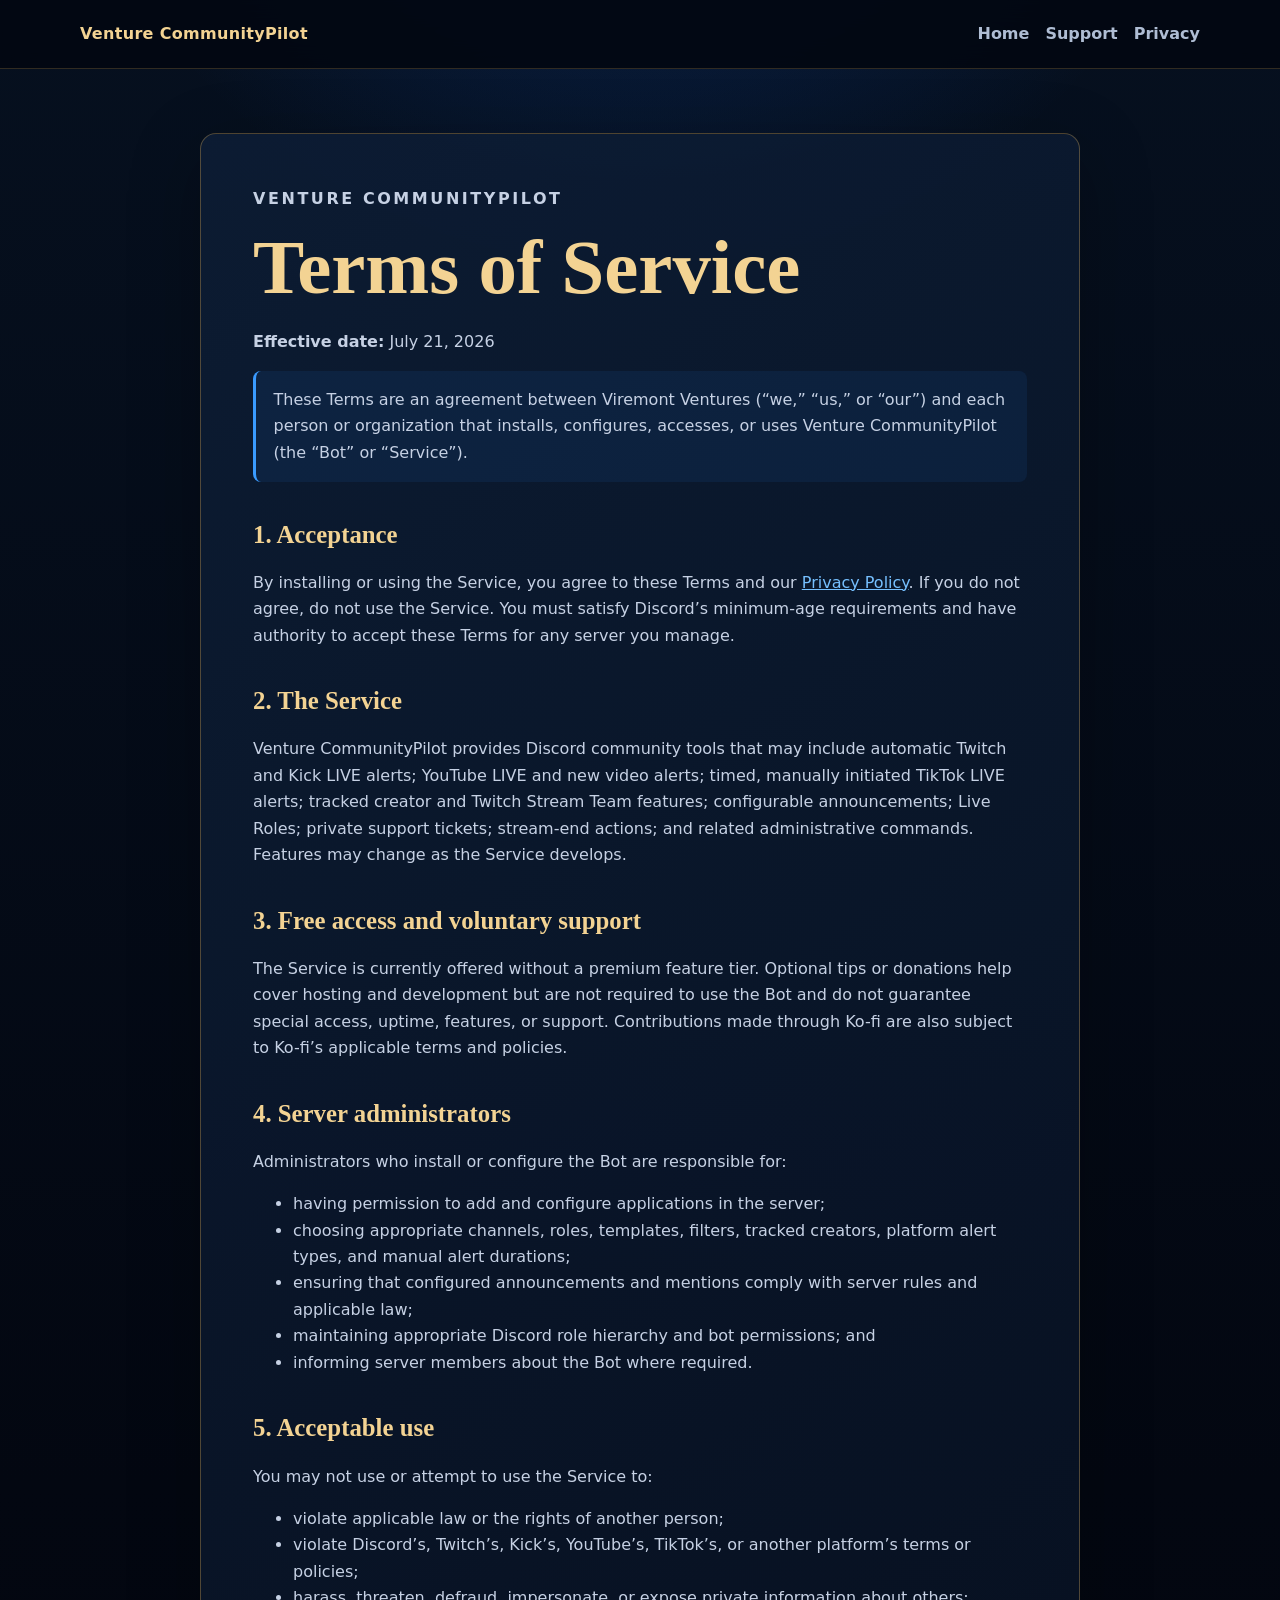
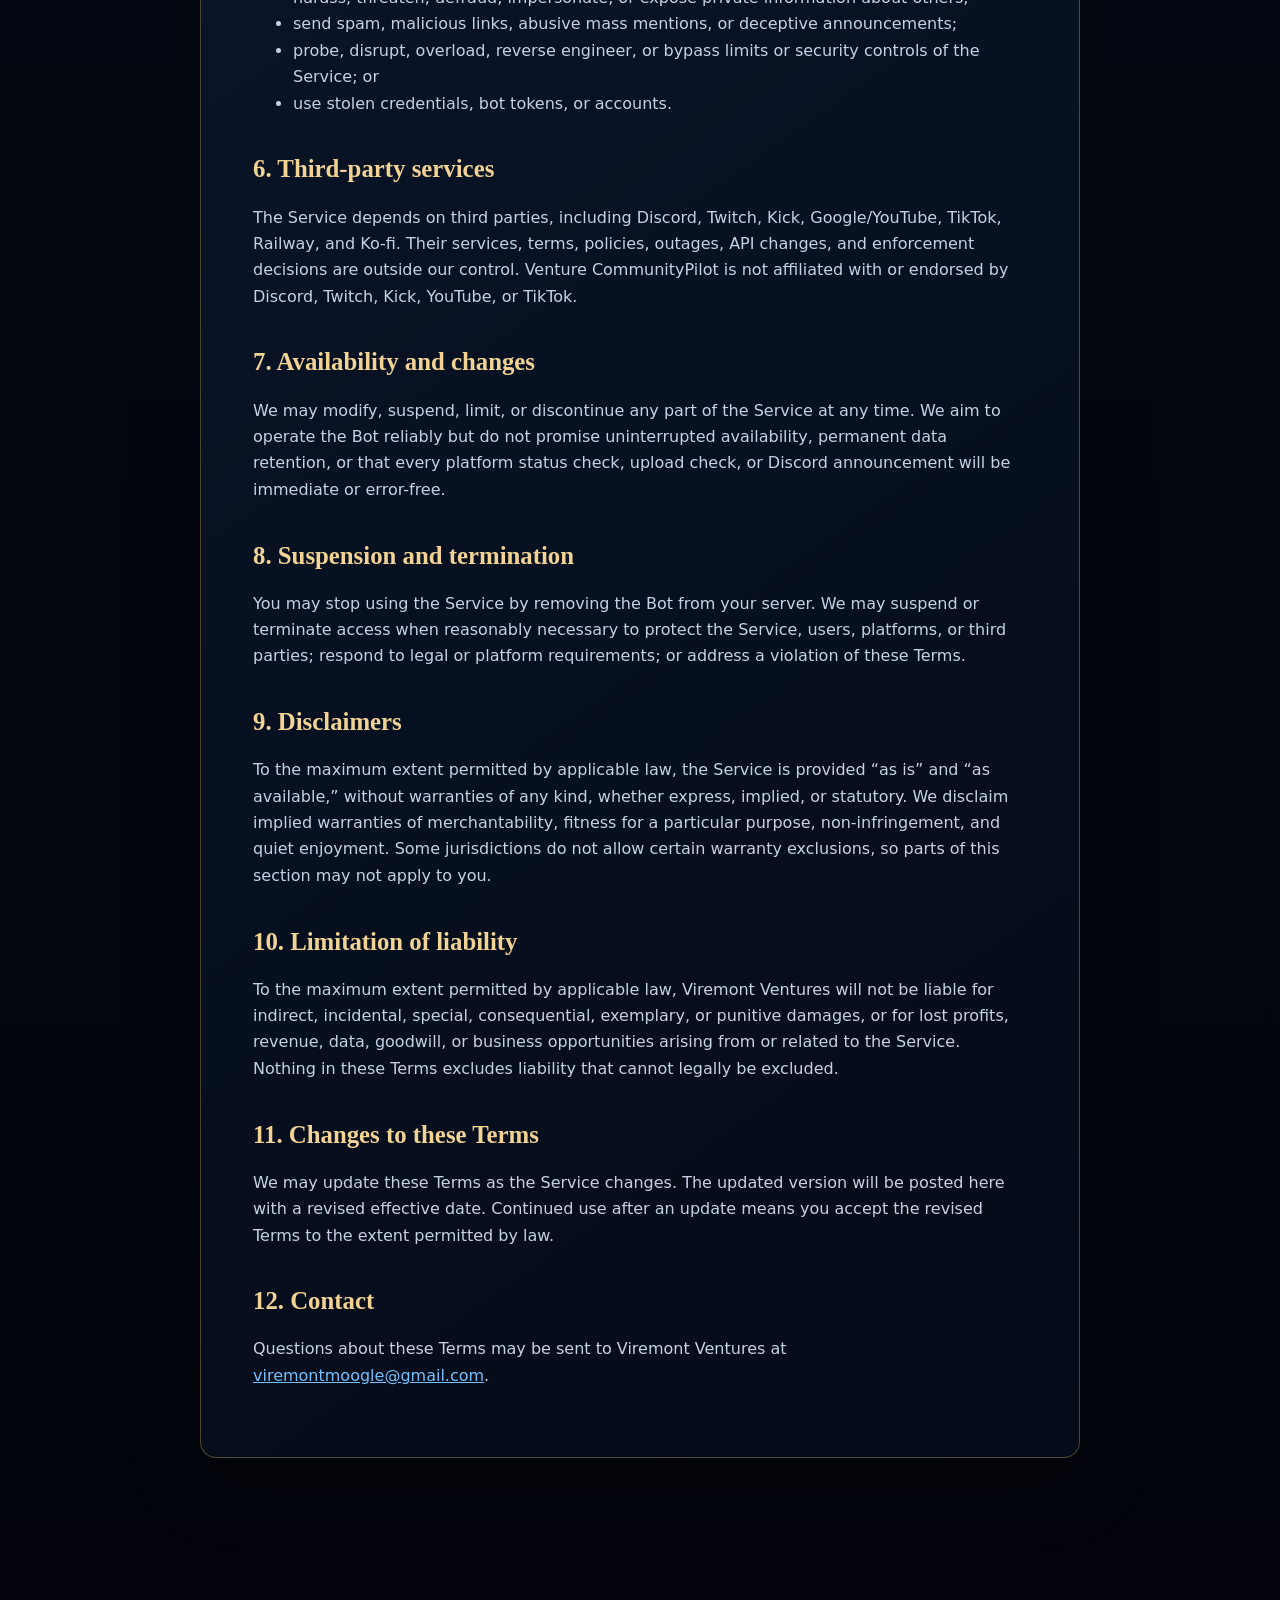
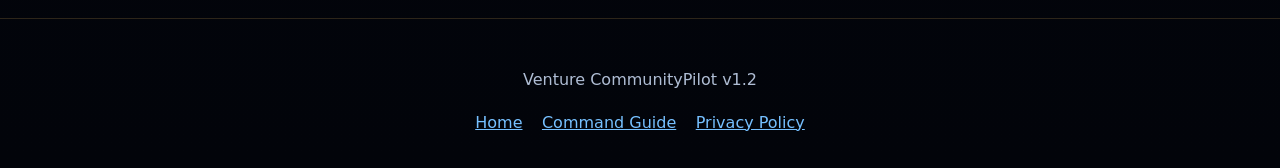
<file: terms.html>
<!doctype html>
<html lang="en">
  <head>
    <meta charset="utf-8" />
    <meta name="viewport" content="width=device-width, initial-scale=1" />
    <meta name="description" content="Terms of Service for Venture CommunityPilot v1.2 multi-platform Discord bot." />
    <meta name="theme-color" content="#091426" />
    <title>Terms of Service | Venture CommunityPilot</title>
    <link rel="stylesheet" href="styles.css" />
  </head>
  <body>
    <header class="site-header">
      <nav class="nav" aria-label="Main navigation">
        <a class="brand" href="index.html">Venture CommunityPilot</a>
        <div class="nav-links">
          <a href="index.html">Home</a>
          <a href="support.html">Support</a>
          <a href="privacy.html">Privacy</a>
        </div>
      </nav>
    </header>

    <main class="policy-page">
      <article class="legal">
        <p class="eyebrow">Venture CommunityPilot</p>
        <h1>Terms of Service</h1>
        <p class="updated"><strong>Effective date:</strong> July 21, 2026</p>

        <p class="notice">
          These Terms are an agreement between Viremont Ventures (“we,” “us,”
          or “our”) and each person or organization that installs, configures,
          accesses, or uses Venture CommunityPilot (the “Bot” or “Service”).
        </p>

        <h2>1. Acceptance</h2>
        <p>
          By installing or using the Service, you agree to these Terms and our
          <a href="privacy.html">Privacy Policy</a>. If you do not agree, do not
          use the Service. You must satisfy Discord’s minimum-age requirements
          and have authority to accept these Terms for any server you manage.
        </p>

        <h2>2. The Service</h2>
        <p>
          Venture CommunityPilot provides Discord community tools that may
          include automatic Twitch and Kick LIVE alerts; YouTube LIVE and new
          video alerts; timed, manually initiated TikTok LIVE alerts; tracked
          creator and Twitch Stream Team features; configurable announcements;
          Live Roles; private support tickets; stream-end actions; and related
          administrative commands. Features may change as the Service develops.
        </p>

        <h2>3. Free access and voluntary support</h2>
        <p>
          The Service is currently offered without a premium feature tier.
          Optional tips or donations help cover hosting and development but are
          not required to use the Bot and do not guarantee special access,
          uptime, features, or support. Contributions made through Ko-fi are
          also subject to Ko-fi’s applicable terms and policies.
        </p>

        <h2>4. Server administrators</h2>
        <p>Administrators who install or configure the Bot are responsible for:</p>
        <ul>
          <li>having permission to add and configure applications in the server;</li>
          <li>choosing appropriate channels, roles, templates, filters, tracked creators, platform alert types, and manual alert durations;</li>
          <li>ensuring that configured announcements and mentions comply with server rules and applicable law;</li>
          <li>maintaining appropriate Discord role hierarchy and bot permissions; and</li>
          <li>informing server members about the Bot where required.</li>
        </ul>

        <h2>5. Acceptable use</h2>
        <p>You may not use or attempt to use the Service to:</p>
        <ul>
          <li>violate applicable law or the rights of another person;</li>
          <li>violate Discord’s, Twitch’s, Kick’s, YouTube’s, TikTok’s, or another platform’s terms or policies;</li>
          <li>harass, threaten, defraud, impersonate, or expose private information about others;</li>
          <li>send spam, malicious links, abusive mass mentions, or deceptive announcements;</li>
          <li>probe, disrupt, overload, reverse engineer, or bypass limits or security controls of the Service; or</li>
          <li>use stolen credentials, bot tokens, or accounts.</li>
        </ul>

        <h2>6. Third-party services</h2>
        <p>
          The Service depends on third parties, including Discord, Twitch,
          Kick, Google/YouTube, TikTok, Railway, and Ko-fi. Their services, terms, policies, outages, API
          changes, and enforcement decisions are outside our control. Venture
          CommunityPilot is not affiliated with or endorsed by Discord,
          Twitch, Kick, YouTube, or TikTok.
        </p>

        <h2>7. Availability and changes</h2>
        <p>
          We may modify, suspend, limit, or discontinue any part of the Service
          at any time. We aim to operate the Bot reliably but do not promise
          uninterrupted availability, permanent data retention, or that every
          platform status check, upload check, or Discord announcement will be
          immediate or error-free.
        </p>

        <h2>8. Suspension and termination</h2>
        <p>
          You may stop using the Service by removing the Bot from your server.
          We may suspend or terminate access when reasonably necessary to
          protect the Service, users, platforms, or third parties; respond to
          legal or platform requirements; or address a violation of these Terms.
        </p>

        <h2>9. Disclaimers</h2>
        <p>
          To the maximum extent permitted by applicable law, the Service is
          provided “as is” and “as available,” without warranties of any kind,
          whether express, implied, or statutory. We disclaim implied warranties
          of merchantability, fitness for a particular purpose, non-infringement,
          and quiet enjoyment. Some jurisdictions do not allow certain warranty
          exclusions, so parts of this section may not apply to you.
        </p>

        <h2>10. Limitation of liability</h2>
        <p>
          To the maximum extent permitted by applicable law, Viremont Ventures
          will not be liable for indirect, incidental, special, consequential,
          exemplary, or punitive damages, or for lost profits, revenue, data,
          goodwill, or business opportunities arising from or related to the
          Service. Nothing in these Terms excludes liability that cannot legally
          be excluded.
        </p>

        <h2>11. Changes to these Terms</h2>
        <p>
          We may update these Terms as the Service changes. The updated version
          will be posted here with a revised effective date. Continued use after
          an update means you accept the revised Terms to the extent permitted
          by law.
        </p>

        <h2>12. Contact</h2>
        <p>
          Questions about these Terms may be sent to Viremont Ventures at
          <a href="mailto:viremontmoogle@gmail.com">viremontmoogle@gmail.com</a>.
        </p>
      </article>
    </main>

    <footer>
      <p>Venture CommunityPilot v1.2</p>
      <a href="index.html">Home</a>
      <a href="support.html">Command Guide</a>
      <a href="privacy.html">Privacy Policy</a>
    </footer>
  </body>
</html>
</file>
<file: styles.css>
:root {
  color-scheme: dark;
  --background: #030711;
  --surface: #091426;
  --surface-soft: #0d1d35;
  --text: #f3f6ff;
  --muted: #afbdd4;
  --blue: #3a9bff;
  --blue-bright: #76c0ff;
  --gold: #d7a956;
  --gold-light: #f3d393;
  --border: rgba(215, 169, 86, 0.35);
  --shadow: rgba(0, 105, 255, 0.22);
  font-family: Inter, ui-sans-serif, system-ui, -apple-system, BlinkMacSystemFont,
    "Segoe UI", sans-serif;
}

* {
  box-sizing: border-box;
}

.visually-hidden {
  position: absolute;
  width: 1px;
  height: 1px;
  padding: 0;
  margin: -1px;
  overflow: hidden;
  clip: rect(0, 0, 0, 0);
  white-space: nowrap;
  border: 0;
}

html {
  scroll-behavior: smooth;
}

body {
  min-height: 100vh;
  margin: 0;
  color: var(--text);
  background:
    radial-gradient(circle at 50% -10%, rgba(24, 111, 255, 0.28), transparent 38rem),
    linear-gradient(180deg, #06101f 0%, var(--background) 44%, #02040a 100%);
  line-height: 1.65;
}

a {
  color: var(--blue-bright);
}

a:hover {
  color: white;
}

.site-header {
  position: sticky;
  top: 0;
  z-index: 10;
  border-bottom: 1px solid rgba(215, 169, 86, 0.22);
  background: rgba(3, 7, 17, 0.9);
  backdrop-filter: blur(14px);
}

.nav {
  width: min(1120px, calc(100% - 2rem));
  min-height: 68px;
  margin: 0 auto;
  display: flex;
  align-items: center;
  justify-content: space-between;
  gap: 1.25rem;
}

.brand {
  color: var(--gold-light);
  text-decoration: none;
  font-weight: 800;
  letter-spacing: 0.02em;
}

.nav-links {
  display: flex;
  align-items: center;
  gap: 1rem;
  flex-wrap: wrap;
}

.nav-links a {
  color: var(--muted);
  text-decoration: none;
  font-weight: 650;
}

.nav-links a:hover {
  color: var(--text);
}

main {
  width: min(1120px, calc(100% - 2rem));
  margin: 0 auto;
}

.hero {
  min-height: calc(100vh - 68px);
  padding: 5rem 0;
  display: grid;
  grid-template-columns: minmax(0, 1.15fr) minmax(280px, 0.85fr);
  align-items: center;
  gap: clamp(2.5rem, 7vw, 7rem);
}

.eyebrow {
  margin: 0 0 0.75rem;
  color: var(--blue-bright);
  font-weight: 800;
  letter-spacing: 0.16em;
  text-transform: uppercase;
}

h1,
h2,
h3 {
  font-family: Georgia, "Times New Roman", serif;
  line-height: 1.15;
}

h1 {
  margin: 0;
  font-size: clamp(3rem, 8vw, 6.5rem);
  color: var(--gold-light);
  text-wrap: balance;
}

.hero-copy {
  max-width: 710px;
  margin: 1.4rem 0 0;
  color: var(--muted);
  font-size: clamp(1.08rem, 2vw, 1.3rem);
}

.platform-list {
  margin-top: 1.35rem;
  display: flex;
  gap: 0.55rem;
  flex-wrap: wrap;
}

.platform-list span {
  padding: 0.3rem 0.72rem;
  border: 1px solid rgba(118, 192, 255, 0.32);
  border-radius: 999px;
  color: #d9eaff;
  background: rgba(20, 77, 143, 0.2);
  font-size: 0.82rem;
  font-weight: 800;
  letter-spacing: 0.04em;
}

.actions {
  margin-top: 2rem;
  display: flex;
  gap: 0.9rem;
  flex-wrap: wrap;
}

.button {
  display: inline-flex;
  align-items: center;
  justify-content: center;
  min-height: 50px;
  padding: 0.75rem 1.2rem;
  border: 1px solid var(--border);
  border-radius: 12px;
  color: var(--text);
  background: rgba(12, 28, 50, 0.72);
  text-decoration: none;
  font-weight: 800;
  box-shadow: 0 12px 40px rgba(0, 0, 0, 0.2);
}

.button.primary {
  color: #031020;
  border-color: var(--blue-bright);
  background: linear-gradient(135deg, var(--blue-bright), #2b82ff);
  box-shadow: 0 14px 44px var(--shadow);
}

.button:hover {
  transform: translateY(-1px);
}

.icon-wrap {
  position: relative;
  width: min(100%, 480px);
  margin-inline: auto;
}

.icon-wrap::before {
  content: "";
  position: absolute;
  inset: 7%;
  border-radius: 50%;
  background: rgba(18, 119, 255, 0.4);
  filter: blur(48px);
}

.bot-icon {
  position: relative;
  display: block;
  width: 100%;
  border-radius: 50%;
  border: 1px solid rgba(243, 211, 147, 0.5);
  box-shadow: 0 24px 80px rgba(0, 0, 0, 0.65);
}

.section {
  padding: 5rem 0;
}

.section h2 {
  margin: 0 0 1rem;
  color: var(--gold-light);
  font-size: clamp(2rem, 5vw, 3.4rem);
}

.feature-grid {
  margin-top: 2rem;
  display: grid;
  grid-template-columns: repeat(3, minmax(0, 1fr));
  gap: 1rem;
}

.free-promise {
  margin-top: 1rem;
  padding: clamp(1.35rem, 4vw, 2.25rem);
  text-align: center;
}

.free-promise h3 {
  margin: 0;
  color: var(--gold-light);
  font-size: clamp(1.5rem, 3vw, 2.25rem);
}

.free-promise p:last-child {
  max-width: 760px;
  margin: 0.8rem auto 0;
}

.card,
.legal {
  border: 1px solid var(--border);
  border-radius: 16px;
  background: linear-gradient(145deg, rgba(13, 29, 53, 0.9), rgba(5, 12, 25, 0.9));
  box-shadow: 0 20px 70px rgba(0, 0, 0, 0.25);
}

.card {
  padding: 1.35rem;
}

.card h3 {
  margin: 0 0 0.45rem;
  color: var(--blue-bright);
}

.card p {
  margin: 0;
  color: var(--muted);
}

.policy-page {
  width: min(880px, 100%);
  padding: 4rem 0 6rem;
}

.legal {
  padding: clamp(1.25rem, 5vw, 3.25rem);
}

.legal h1 {
  font-size: clamp(2.4rem, 7vw, 4.8rem);
}

.legal h2 {
  margin-top: 2.4rem;
  color: var(--gold-light);
  font-size: 1.55rem;
}

.legal h3 {
  margin-top: 1.5rem;
  color: var(--blue-bright);
  font-size: 1.15rem;
}

.legal p,
.legal li {
  color: #c6d1e4;
}

.updated {
  color: var(--muted);
}

.notice {
  padding: 1rem 1.1rem;
  border-left: 3px solid var(--blue);
  border-radius: 8px;
  background: rgba(23, 94, 175, 0.13);
}

.support-hero {
  padding: 4.5rem 0 2rem;
  text-align: center;
}

.support-hero h1 {
  font-size: clamp(2.7rem, 8vw, 5.5rem);
}

.support-hero p:not(.eyebrow) {
  max-width: 760px;
  margin: 1rem auto 0;
  color: var(--muted);
  font-size: 1.1rem;
}

.feature-notice {
  margin: 0 0 1.5rem;
  padding: 1rem 1.15rem;
  display: flex;
  align-items: flex-start;
  gap: 1rem;
  border: 1px solid rgba(118, 192, 255, 0.4);
  border-left: 4px solid var(--blue-bright);
  border-radius: 12px;
  background:
    linear-gradient(135deg, rgba(24, 111, 255, 0.18), rgba(7, 19, 38, 0.92));
  box-shadow: 0 14px 44px rgba(0, 69, 170, 0.16);
}

.feature-notice-label {
  flex: 0 0 auto;
  padding: 0.22rem 0.6rem;
  border: 1px solid rgba(243, 211, 147, 0.5);
  border-radius: 999px;
  color: #031020;
  background: var(--gold-light);
  font-size: 0.76rem;
  font-weight: 900;
  letter-spacing: 0.05em;
  text-transform: uppercase;
}

.feature-notice h2 {
  margin: 0;
  color: var(--gold-light);
  font-size: 1.2rem;
}

.feature-notice p {
  margin: 0.3rem 0 0;
  color: var(--muted);
}

.quick-start {
  margin: 1.5rem 0 3rem;
  padding: clamp(1.25rem, 4vw, 2rem);
}

.quick-start h2,
.command-section h2,
.help-panel h2 {
  margin-top: 0;
  color: var(--gold-light);
  font-size: clamp(1.8rem, 4vw, 2.5rem);
}

.step-list {
  margin: 1.25rem 0 0;
  padding: 0;
  display: grid;
  grid-template-columns: repeat(4, minmax(0, 1fr));
  gap: 1rem;
  list-style: none;
  counter-reset: setup-step;
}

.step-list li {
  position: relative;
  min-height: 145px;
  padding: 1.15rem;
  border: 1px solid rgba(58, 155, 255, 0.28);
  border-radius: 12px;
  background: rgba(4, 13, 28, 0.65);
  counter-increment: setup-step;
}

.step-list li::before {
  content: counter(setup-step);
  display: grid;
  width: 2rem;
  height: 2rem;
  margin-bottom: 0.75rem;
  place-items: center;
  border-radius: 50%;
  color: #031020;
  background: var(--blue-bright);
  font-weight: 900;
}

.command-toolbar {
  position: sticky;
  top: 84px;
  z-index: 5;
  margin: 0 0 2rem;
  padding: 0.8rem;
  display: flex;
  align-items: center;
  gap: 0.75rem;
  border: 1px solid var(--border);
  border-radius: 14px;
  background: rgba(3, 7, 17, 0.94);
  backdrop-filter: blur(12px);
}

.command-search {
  width: 100%;
  min-height: 46px;
  padding: 0.7rem 0.9rem;
  border: 1px solid rgba(118, 192, 255, 0.35);
  border-radius: 10px;
  outline: none;
  color: var(--text);
  background: #071326;
  font: inherit;
}

.command-search:focus {
  border-color: var(--blue-bright);
  box-shadow: 0 0 0 3px rgba(58, 155, 255, 0.18);
}

.command-section {
  padding: 1rem 0 3.25rem;
}

.section-intro {
  max-width: 780px;
  color: var(--muted);
}

.command-grid {
  margin-top: 1.25rem;
  display: grid;
  grid-template-columns: repeat(2, minmax(0, 1fr));
  gap: 1rem;
}

.command-card {
  padding: 1.3rem;
}

.command-card[hidden] {
  display: none;
}

.command-heading {
  display: flex;
  align-items: center;
  justify-content: space-between;
  gap: 0.75rem;
  flex-wrap: wrap;
}

.command-heading h3 {
  margin: 0;
  font-size: 1.35rem;
}

code,
.command-name {
  color: #a9d8ff;
  font-family: "Cascadia Code", "SFMono-Regular", Consolas, monospace;
}

.command-name {
  padding: 0.16rem 0.42rem;
  border: 1px solid rgba(118, 192, 255, 0.24);
  border-radius: 6px;
  background: rgba(32, 99, 175, 0.14);
}

.badge {
  display: inline-flex;
  align-items: center;
  min-height: 26px;
  padding: 0.15rem 0.55rem;
  border: 1px solid rgba(118, 192, 255, 0.32);
  border-radius: 999px;
  color: var(--blue-bright);
  background: rgba(58, 155, 255, 0.1);
  font-size: 0.78rem;
  font-weight: 850;
  text-transform: uppercase;
  letter-spacing: 0.06em;
}

.badge.admin {
  color: var(--gold-light);
  border-color: rgba(215, 169, 86, 0.42);
  background: rgba(215, 169, 86, 0.1);
}

.command-card > p {
  color: var(--muted);
}

.usage {
  margin: 0.8rem 0;
  padding: 0.7rem 0.8rem;
  overflow-x: auto;
  border-left: 3px solid var(--blue);
  border-radius: 7px;
  color: #d9eaff;
  background: rgba(3, 10, 23, 0.75);
  font-family: "Cascadia Code", "SFMono-Regular", Consolas, monospace;
  white-space: nowrap;
}

.subcommands {
  margin: 0;
  padding: 0;
  list-style: none;
}

.subcommands li {
  padding: 0.75rem 0;
  color: var(--muted);
  border-top: 1px solid rgba(175, 189, 212, 0.13);
}

.subcommands li:first-child {
  border-top: 0;
}

.subcommands strong {
  display: block;
  margin-bottom: 0.18rem;
  color: var(--text);
}

.syntax-key {
  margin-top: 1.25rem;
  color: var(--muted);
  font-size: 0.92rem;
}

.help-panel {
  margin-bottom: 5rem;
  padding: clamp(1.25rem, 4vw, 2rem);
}

.help-grid {
  display: grid;
  grid-template-columns: repeat(2, minmax(0, 1fr));
  gap: 1rem;
}

.help-grid h3 {
  color: var(--blue-bright);
}

.empty-state {
  margin: 0 0 4rem;
  padding: 2rem;
  text-align: center;
  color: var(--muted);
}

footer {
  margin-top: 4rem;
  padding: 2rem 1rem;
  border-top: 1px solid rgba(215, 169, 86, 0.2);
  color: var(--muted);
  text-align: center;
}

footer a {
  margin: 0 0.45rem;
}

@media (max-width: 820px) {
  .hero {
    grid-template-columns: 1fr;
    text-align: center;
    padding-top: 3rem;
  }

  .hero-copy {
    margin-inline: auto;
  }

  .actions {
    justify-content: center;
  }

  .platform-list {
    justify-content: center;
  }

  .icon-wrap {
    max-width: 390px;
    order: -1;
  }

  .feature-grid {
    grid-template-columns: 1fr;
  }

  .step-list,
  .command-grid,
  .help-grid {
    grid-template-columns: 1fr;
  }
}

@media (max-width: 590px) {
  .nav {
    align-items: flex-start;
    flex-direction: column;
    padding: 0.8rem 0;
  }

  .site-header {
    position: static;
  }

  .command-toolbar {
    position: static;
  }

  .feature-notice {
    flex-direction: column;
  }

  .hero {
    min-height: auto;
  }
}
</file>
